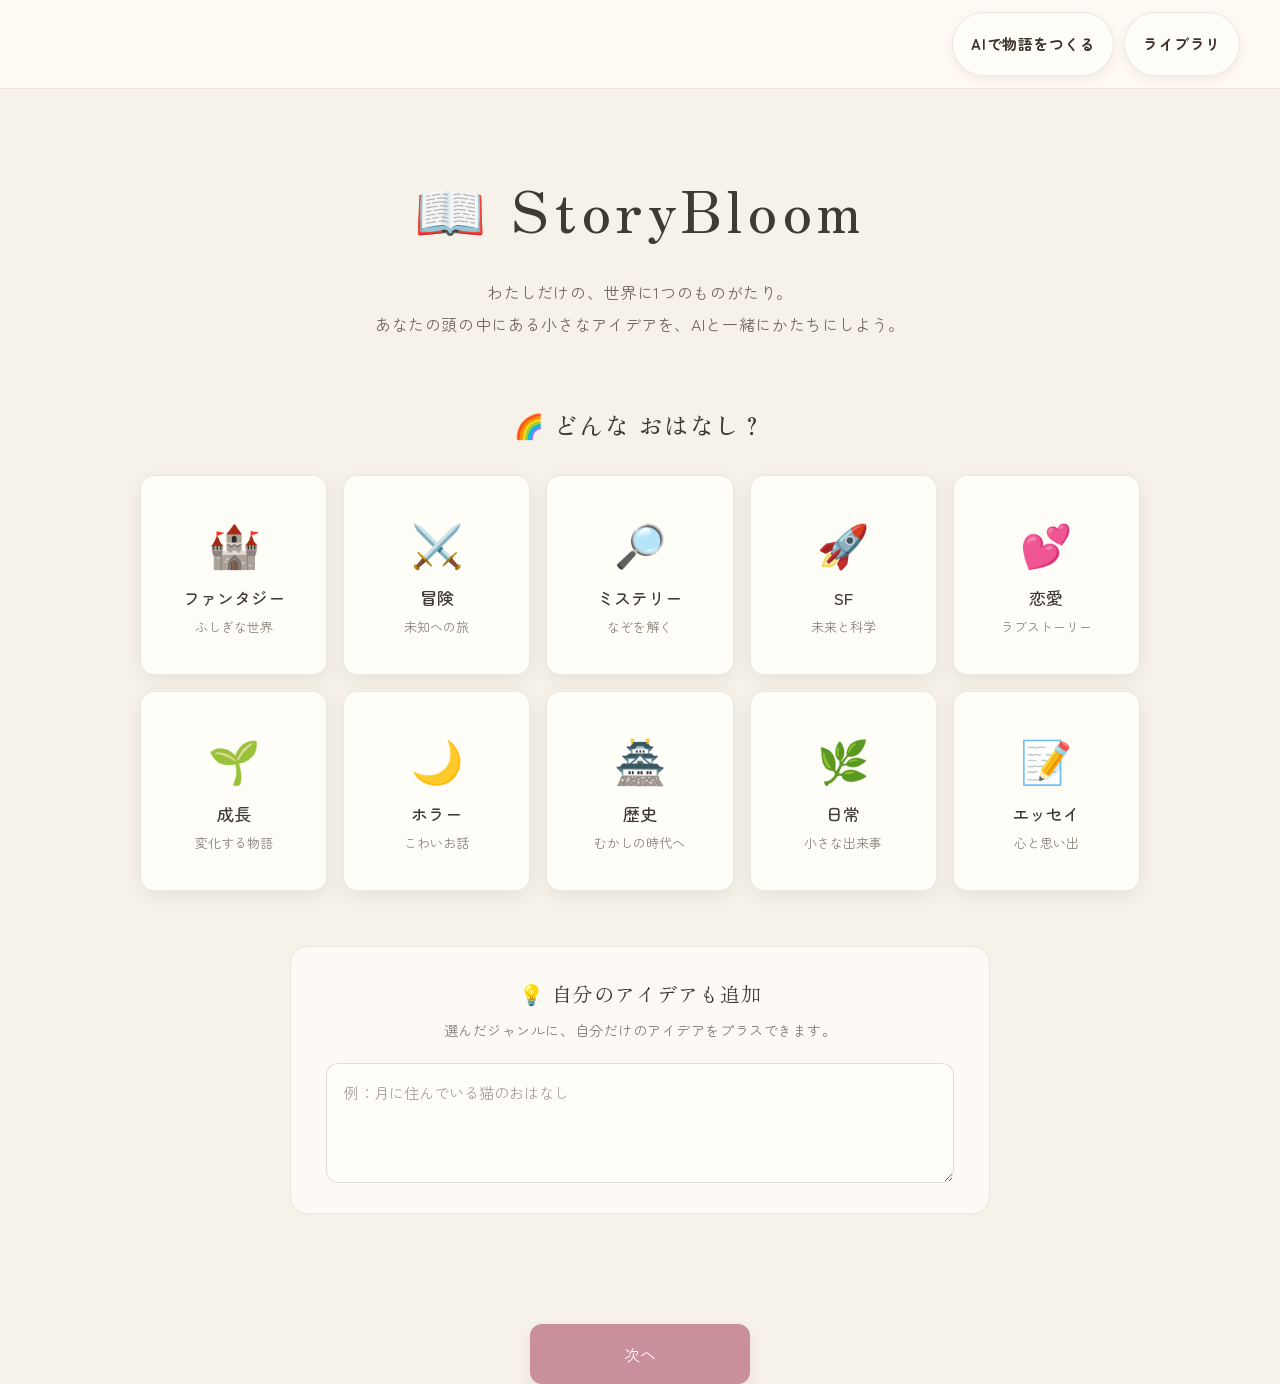
<file: index.html>
<!DOCTYPE html>
<html lang="ja">

<head>
    <meta charset="UTF-8">
    <title>StoryBloom</title>

    <link rel="stylesheet" href="style.css">

</head>

<body>

    <h1>📖 StoryBloom</h1>

    <p>わたしだけの、世界に1つのものがたり。
    <br> あなたの頭の中にある小さなアイデアを、AIと一緒にかたちにしよう。</p>

    <h2>🌈 どんな おはなし？</h2>

<div class="top-choices">

    <button class="card">
        <div class="emoji">🏰</div>
        <span>ファンタジー</span>
        <small>ふしぎな世界</small>
    </button>

    <button class="card">
        <div class="emoji">⚔️</div>
        <span>冒険</span>
        <small>未知への旅</small>
    </button>

    <button class="card">
        <div class="emoji">🔎</div>
        <span>ミステリー</span>
        <small>なぞを解く</small>
    </button>

    <button class="card">
        <div class="emoji">🚀</div>
        <span>SF</span>
        <small>未来と科学</small>
    </button>

    <button class="card">
        <div class="emoji">💕</div>
        <span>恋愛</span>
        <small>ラブストーリー</small>
    </button>

    <button class="card">
        <div class="emoji">🌱</div>
        <span>成長</span>
        <small>変化する物語</small>
    </button>

    <button class="card">
        <div class="emoji">🌙</div>
        <span>ホラー</span>
        <small>こわいお話</small>
    </button>

    <button class="card">
        <div class="emoji">🏯</div>
        <span>歴史</span>
        <small>むかしの時代へ</small>
    </button>

    <button class="card">
        <div class="emoji">🌿</div>
        <span>日常</span>
        <small>小さな出来事</small>
    </button>

    <button class="card">
        <div class="emoji">📝</div>
        <span>エッセイ</span>
        <small>心と思い出</small>
    </button>

</div>

<div class="custom-idea">

    <div class="custom-idea-title">
        💡 自分のアイデアも追加
    </div>

    <p>
        選んだジャンルに、自分だけのアイデアをプラスできます。
    </p>

    <textarea
    id="customIdea"
    placeholder="例：月に住んでいる猫のおはなし"></textarea>

</div>

<button class="next-button" id="nextButton">
    次へ
</button>

<script src="utils.js"></script>
<script src="script.js"></script>

</body>

</html>
</file>
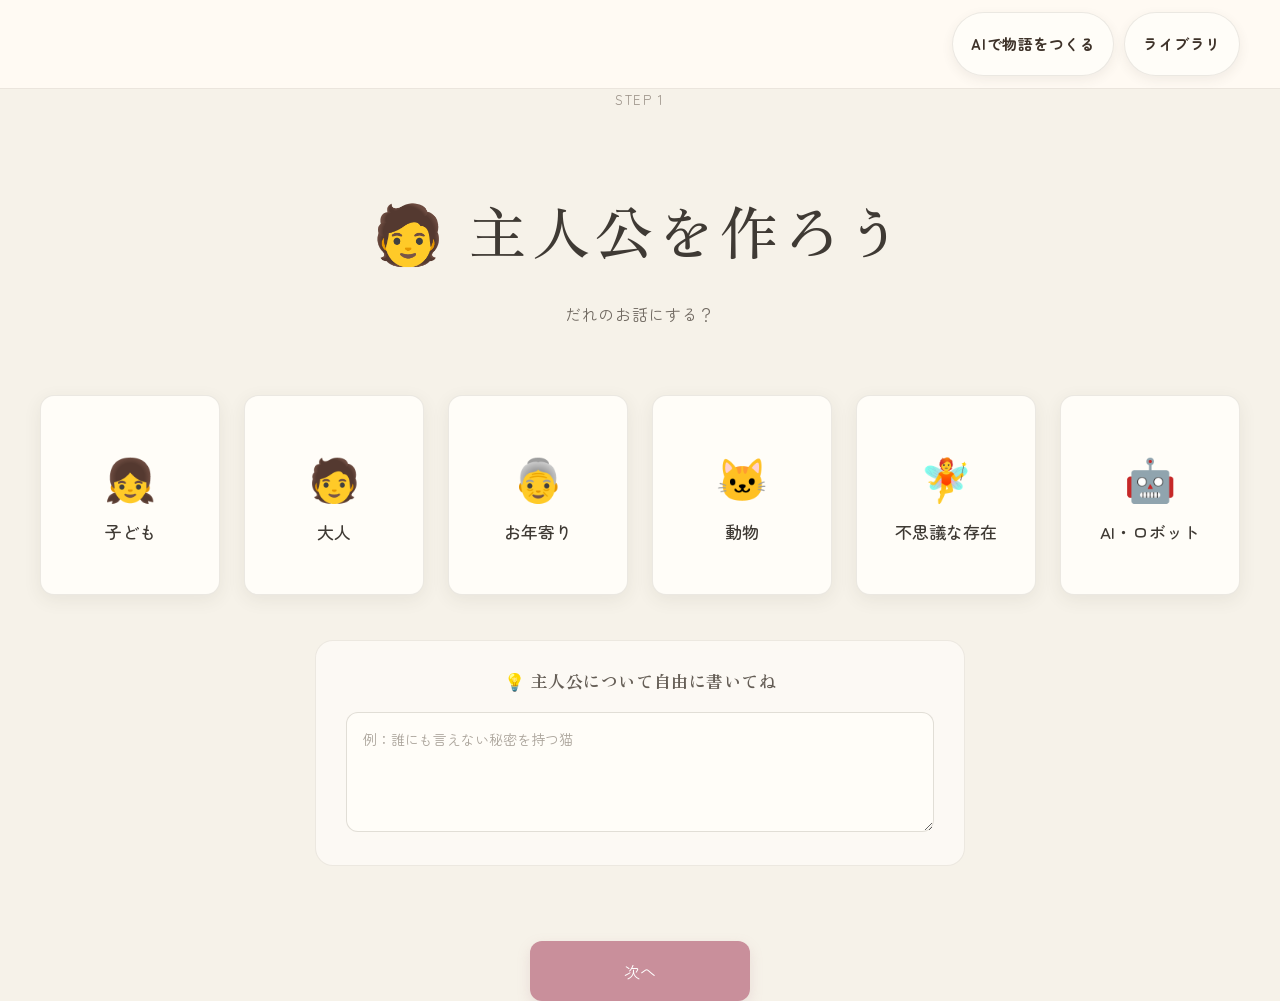
<file: character.html>
<!DOCTYPE html>
<html lang="ja">

<head>

<meta charset="UTF-8">

<meta name="viewport" content="width=device-width, initial-scale=1.0">

<title>StoryBloom - 主人公づくり</title>

<link rel="stylesheet" href="style.css">

</head>


<body>


<div class="step-label">
    STEP 1
</div>

<h1>🧑 主人公を作ろう</h1>

<p>
だれのお話にする？
</p>


<div class="choices">


<button class="card">

<div class="emoji">👧</div>

<span>子ども</span>

</button>


<button class="card">

<div class="emoji">🧑</div>

<span>大人</span>

</button>


<button class="card">

<div class="emoji">👵</div>

<span>お年寄り</span>

</button>


<button class="card">

<div class="emoji">🐱</div>

<span>動物</span>

</button>


<button class="card">

<div class="emoji">🧚</div>

<span>不思議な存在</span>

</button>


<button class="card">

<div class="emoji">🤖</div>

<span>AI・ロボット</span>

</button>


</div>



<div class="idea-box">


<p>
💡 主人公について自由に書いてね
</p>


<textarea 
id="characterIdea"
placeholder="例：誰にも言えない秘密を持つ猫"></textarea>


</div>



<button class="next-button" id="characterNext">

次へ

</button>



<script src="utils.js"></script>
<script src="character.js"></script>


</body>

</html>
</file>
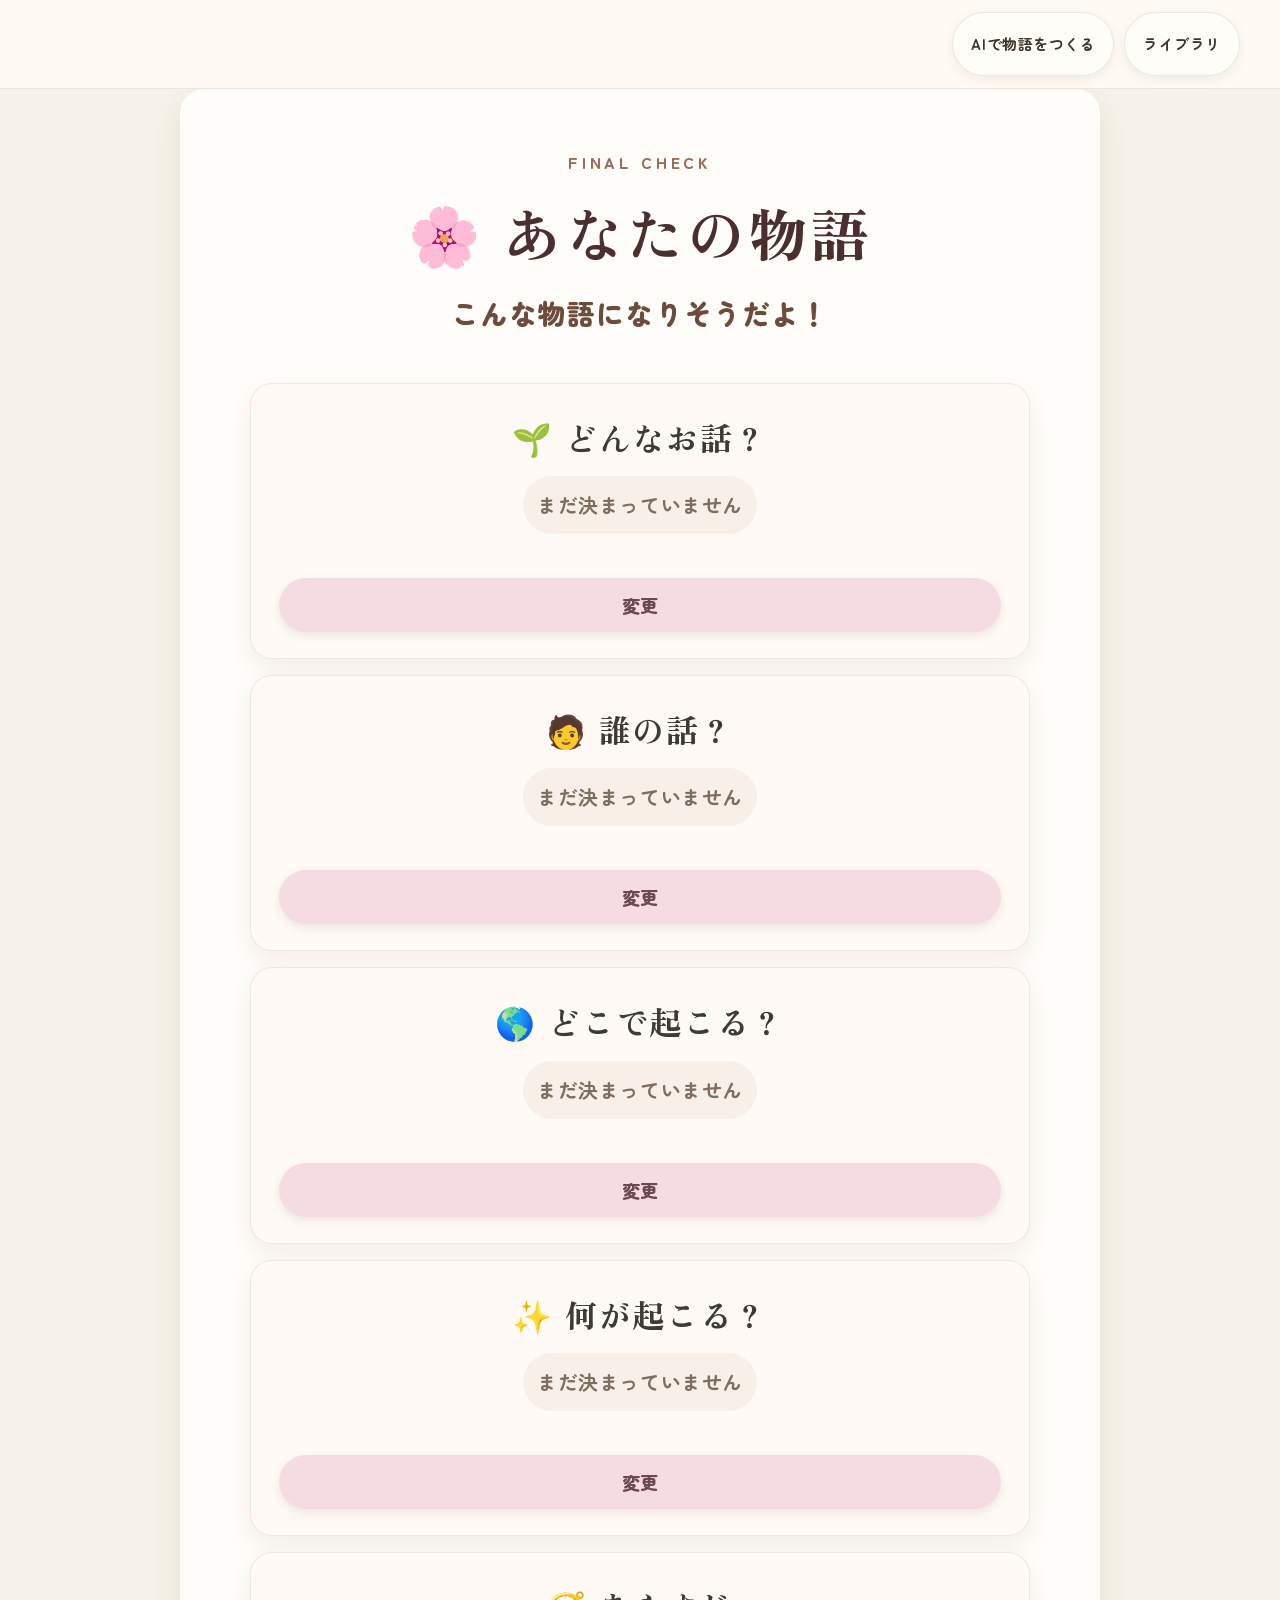
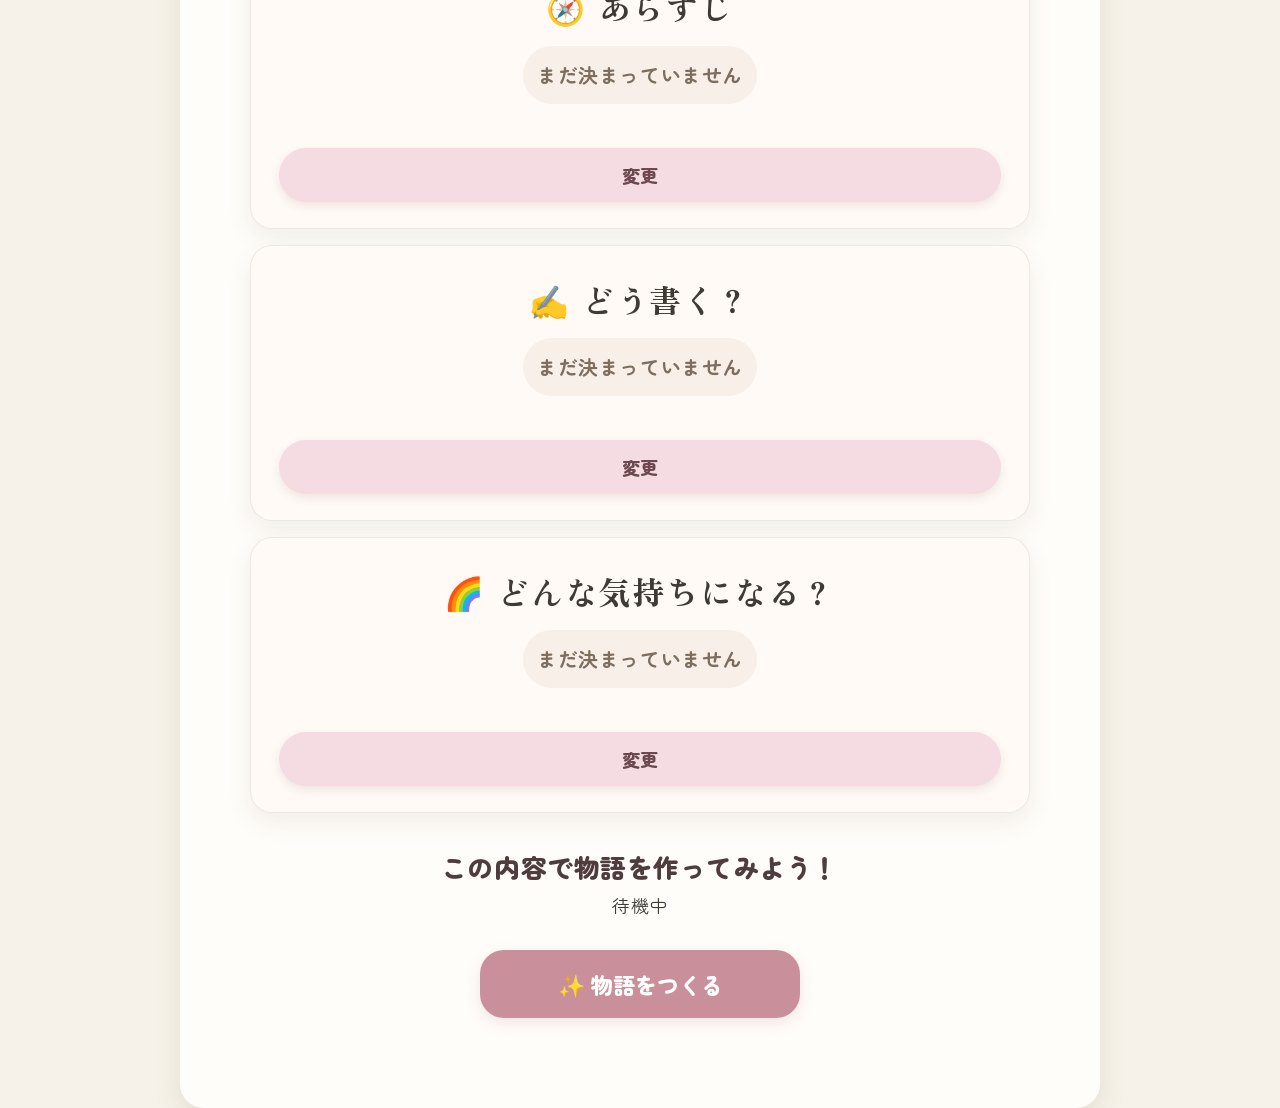
<file: confirm.html>
<!DOCTYPE html>
<html lang="ja">

<head>
    <meta charset="UTF-8">

    <meta name="viewport" content="width=device-width, initial-scale=1.0">

    <title>StoryBloom - 物語の確認</title>

    <link rel="stylesheet" href="style.css?v=20260811b">
</head>

<body>

    <main class="step-page confirm-page">

        <div class="step-label">
            FINAL CHECK
        </div>

        <h1>🌸 あなたの物語</h1>

        <p class="step-description">
            こんな物語になりそうだよ！
        </p>


        <div class="summary">


            <!-- STEP 1 -->

            <div class="summary-item">

                <div class="summary-content">
                    <h2>🌱 どんなお話？</h2>

                    <p id="summaryGenre" class="summary-value-text">
                        まだ決まっていません
                    </p>
                </div>

                <button class="edit-button" data-page="index.html">
                    変更
                </button>

            </div>

            <!-- STEP 2 -->

            <div class="summary-item">

                <div class="summary-content">
                    <h2>🧑 誰の話？</h2>

                    <p id="summaryCharacter" class="summary-value-text">
                        まだ決まっていません
                    </p>
                </div>

                <button class="edit-button" data-page="character.html">
                    変更
                </button>

            </div>

            <!-- STEP 3 -->

            <div class="summary-item">

                <div class="summary-content">
                    <h2>🌎 どこで起こる？</h2>

                    <p id="summaryWorld" class="summary-value-text">
                        まだ決まっていません
                    </p>
                </div>

                <button class="edit-button" data-page="world.html">
                    変更
                </button>

            </div>

            <!-- STEP 4 -->

            <div class="summary-item">

                <div class="summary-content">
                    <h2>✨ 何が起こる？</h2>

                    <p id="summaryElements" class="summary-value-text">
                        まだ決まっていません
                    </p>
                </div>

                <button class="edit-button" data-page="elements.html">
                    変更
                </button>

            </div>

            <!-- STEP 5 -->

            <div class="summary-item">

                <div class="summary-content">
                    <h2>🧭 あらすじ</h2>

                    <p id="summaryStoryLogline" class="summary-value-text">
                        まだ決まっていません
                    </p>
                    <p id="summaryStoryPlot" class="summary-idea summary-value-text"></p>
                </div>

                <button class="edit-button" data-page="plot.html">
                    変更
                </button>

            </div>

            <!-- STEP 6 -->

            <div class="summary-item">

                <div class="summary-content">
                    <h2>✍️ どう書く？</h2>

                    <p id="summaryStyle" class="summary-value-text">
                        まだ決まっていません
                    </p>

                    <p id="summaryStyleIdea" class="summary-idea summary-value-text"></p>
                </div>

                <button class="edit-button" data-page="style.html">
                    変更
                </button>

            </div>

            <!-- STEP 7 -->

            <div class="summary-item">

                <div class="summary-content">
                    <h2>🌈 どんな気持ちになる？</h2>

                    <p id="summaryMood" class="summary-value-text">
                        まだ決まっていません
                    </p>
                </div>

                <button class="edit-button" data-page="mood.html">
                    変更
                </button>

            </div>


        </div>


        <p class="confirm-message">
            この内容で物語を作ってみよう！
        </p>

        <div class="progress-box" aria-live="polite">
            <div class="progress-bar" id="generationProgressBar" style="width: 0%"></div>
        </div>
        <div class="progress-label" id="generationProgressLabel">待機中</div>

        <button class="next-button" id="createButton">
            ✨ 物語をつくる
        </button>

    </main>


    <script src="utils.js"></script>
    <script src="confirm.js"></script>

</body>

</html>
</file>
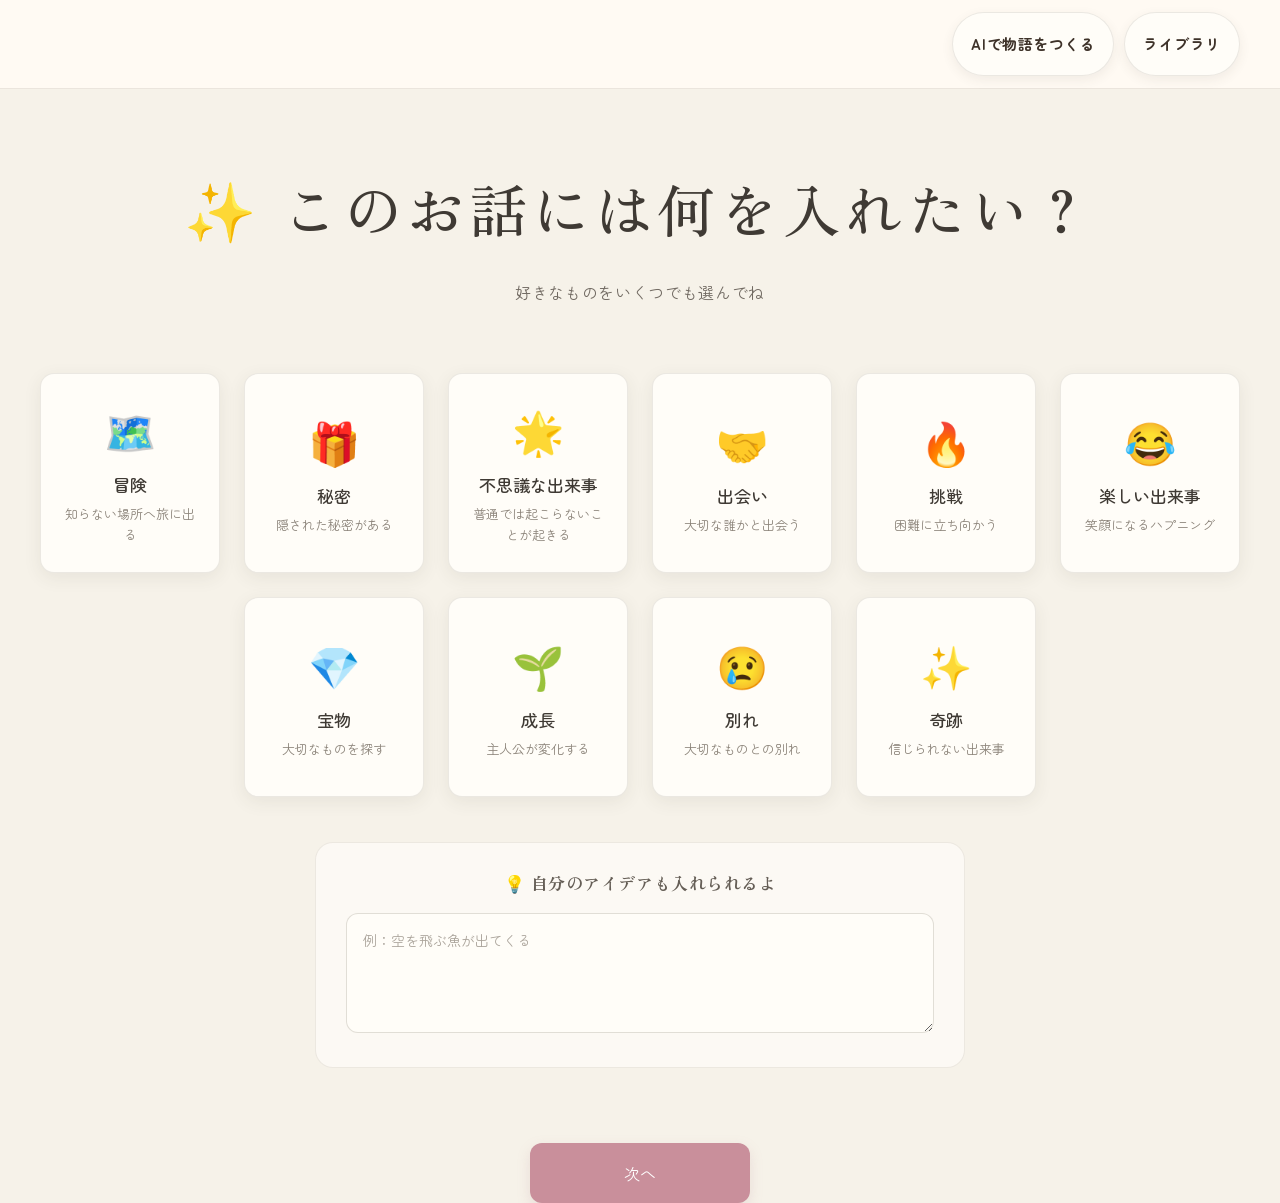
<file: elements.html>
<!DOCTYPE html>
<html lang="ja">

<head>

    <meta charset="UTF-8">

    <meta name="viewport" content="width=device-width, initial-scale=1.0">

    <title>StoryBloom - 物語の要素</title>

    <link rel="stylesheet" href="style.css">

</head>


<body>

    <h1>✨ このお話には何を入れたい？</h1>

    <p>
        好きなものをいくつでも選んでね
    </p>


    <div class="choices">


        <button class="card">

            <div class="emoji">🗺️</div>

            <span>冒険</span>

            <small>知らない場所へ旅に出る</small>

        </button>


        <button class="card">

            <div class="emoji">🎁</div>

            <span>秘密</span>

            <small>隠された秘密がある</small>

        </button>


        <button class="card">

            <div class="emoji">🌟</div>

            <span>不思議な出来事</span>

            <small>普通では起こらないことが起きる</small>

        </button>


        <button class="card">

            <div class="emoji">🤝</div>

            <span>出会い</span>

            <small>大切な誰かと出会う</small>

        </button>


        <button class="card">

            <div class="emoji">🔥</div>

            <span>挑戦</span>

            <small>困難に立ち向かう</small>

        </button>


        <button class="card">

            <div class="emoji">😂</div>

            <span>楽しい出来事</span>

            <small>笑顔になるハプニング</small>

        </button>


        <button class="card">

            <div class="emoji">💎</div>

            <span>宝物</span>

            <small>大切なものを探す</small>

        </button>


        <button class="card">

            <div class="emoji">🌱</div>

            <span>成長</span>

            <small>主人公が変化する</small>

        </button>


        <button class="card">

            <div class="emoji">😢</div>

            <span>別れ</span>

            <small>大切なものとの別れ</small>

        </button>


        <button class="card">

            <div class="emoji">✨</div>

            <span>奇跡</span>

            <small>信じられない出来事</small>

        </button>


    </div>


    <div class="idea-box">

        <p>💡 自分のアイデアも入れられるよ</p>

        <textarea
            id="elementIdea"
            placeholder="例：空を飛ぶ魚が出てくる"></textarea>

    </div>


    <button class="next-button" id="elementNext">
        次へ
    </button>


    <script src="utils.js"></script>
    <script src="elements.js"></script>

</body>

</html>
</file>
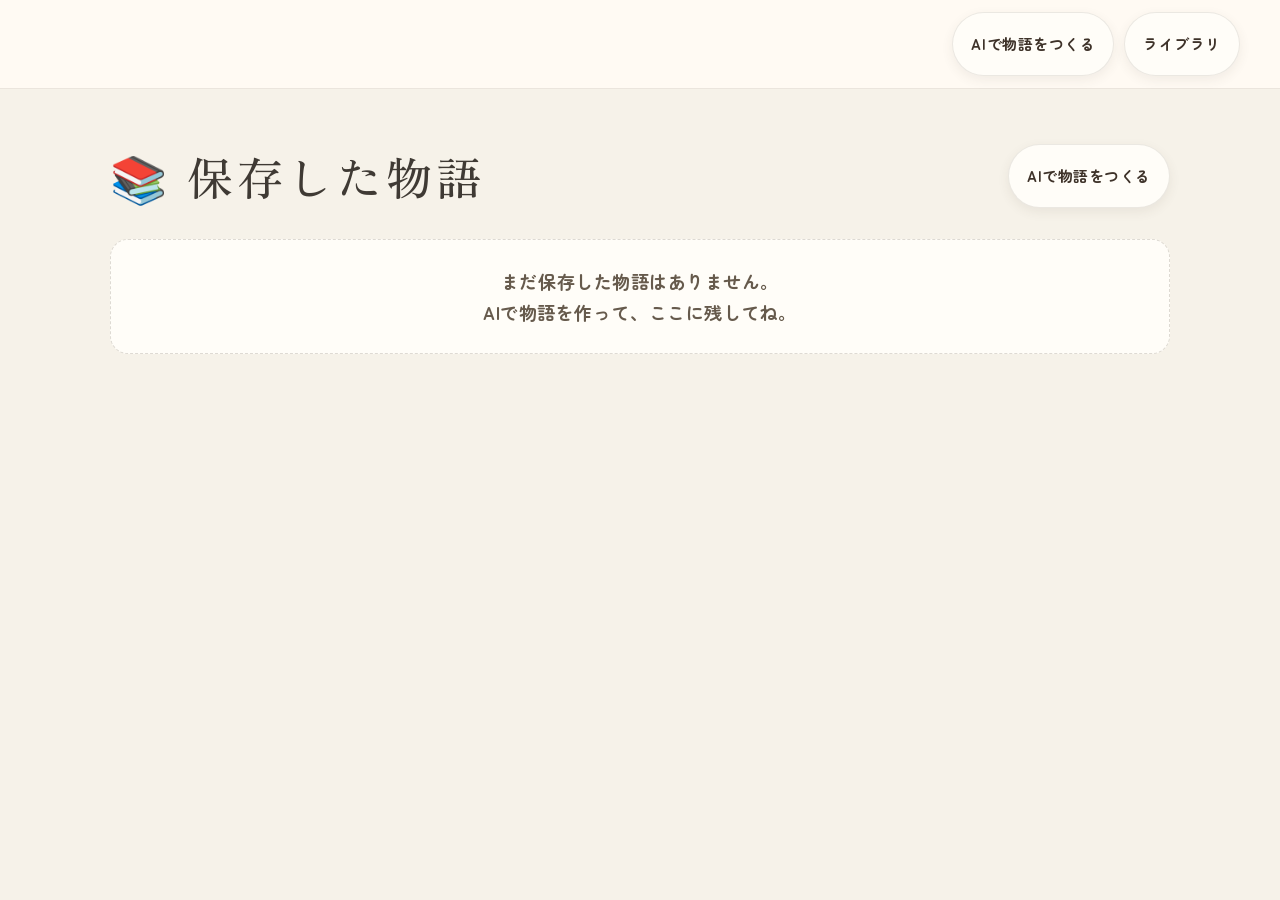
<file: library.html>
<!DOCTYPE html>
<html lang="ja">

<head>
    <meta charset="UTF-8">
    <meta name="viewport" content="width=device-width, initial-scale=1.0">
    <title>StoryBloom - ライブラリ</title>
    <link rel="stylesheet" href="style.css">
</head>

<body>
    <main class="library-page">
        <div class="library-page-header">
            <h1>📚 保存した物語</h1>
            <a href="index.html" class="nav-link">AIで物語をつくる</a>
        </div>

        <div id="libraryList" class="library-grid"></div>
    </main>

    <script src="utils.js"></script>
    <script src="library.js"></script>
</body>

</html>
</file>
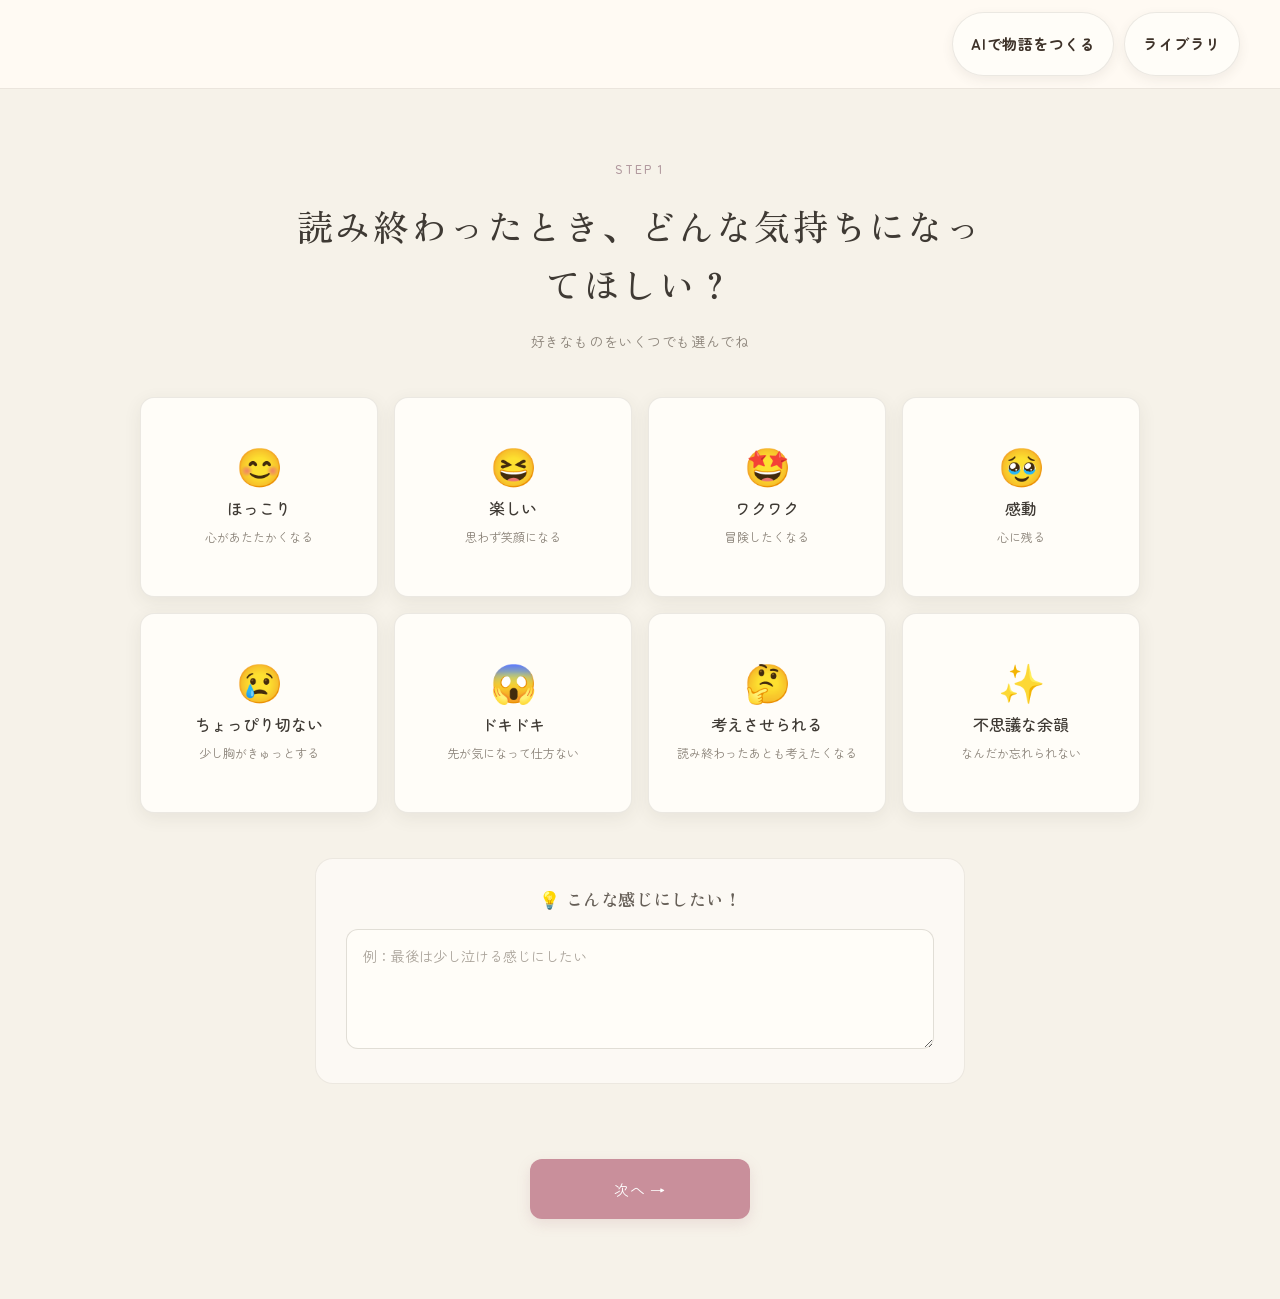
<file: mood.html>
<!DOCTYPE html>
<html lang="ja">

<head>
    <meta charset="UTF-8">

    <meta name="viewport" content="width=device-width, initial-scale=1.0">

    <title>StoryBloom - 読後感</title>

    <link rel="stylesheet" href="style.css">
</head>

<body>

    <main class="step-page">

        <div class="step-label">
            STEP 1
        </div>

        <h1>読み終わったとき、どんな気持ちになってほしい？</h1>

        <p class="step-description">
            好きなものをいくつでも選んでね
        </p>


        <div class="choices">

            <button class="card">
                <div class="emoji">😊</div>
                <span>ほっこり</span>
                <small>心があたたかくなる</small>
            </button>

            <button class="card">
                <div class="emoji">😆</div>
                <span>楽しい</span>
                <small>思わず笑顔になる</small>
            </button>

            <button class="card">
                <div class="emoji">🤩</div>
                <span>ワクワク</span>
                <small>冒険したくなる</small>
            </button>

            <button class="card">
                <div class="emoji">🥹</div>
                <span>感動</span>
                <small>心に残る</small>
            </button>

            <button class="card">
                <div class="emoji">😢</div>
                <span>ちょっぴり切ない</span>
                <small>少し胸がきゅっとする</small>
            </button>

            <button class="card">
                <div class="emoji">😱</div>
                <span>ドキドキ</span>
                <small>先が気になって仕方ない</small>
            </button>

            <button class="card">
                <div class="emoji">🤔</div>
                <span>考えさせられる</span>
                <small>読み終わったあとも考えたくなる</small>
            </button>

            <button class="card">
                <div class="emoji">✨</div>
                <span>不思議な余韻</span>
                <small>なんだか忘れられない</small>
            </button>

        </div>


        <div class="idea-box">

            <p>💡 こんな感じにしたい！</p>

            <textarea
                id="moodIdea"
                placeholder="例：最後は少し泣ける感じにしたい"></textarea>

        </div>


        <div class="step-navigation">

            <button class="next-button" id="moodNext">
                次へ →
            </button>

        </div>

    </main>


    <script src="utils.js"></script>
    <script src="mood.js"></script>

</body>

</html>
</file>
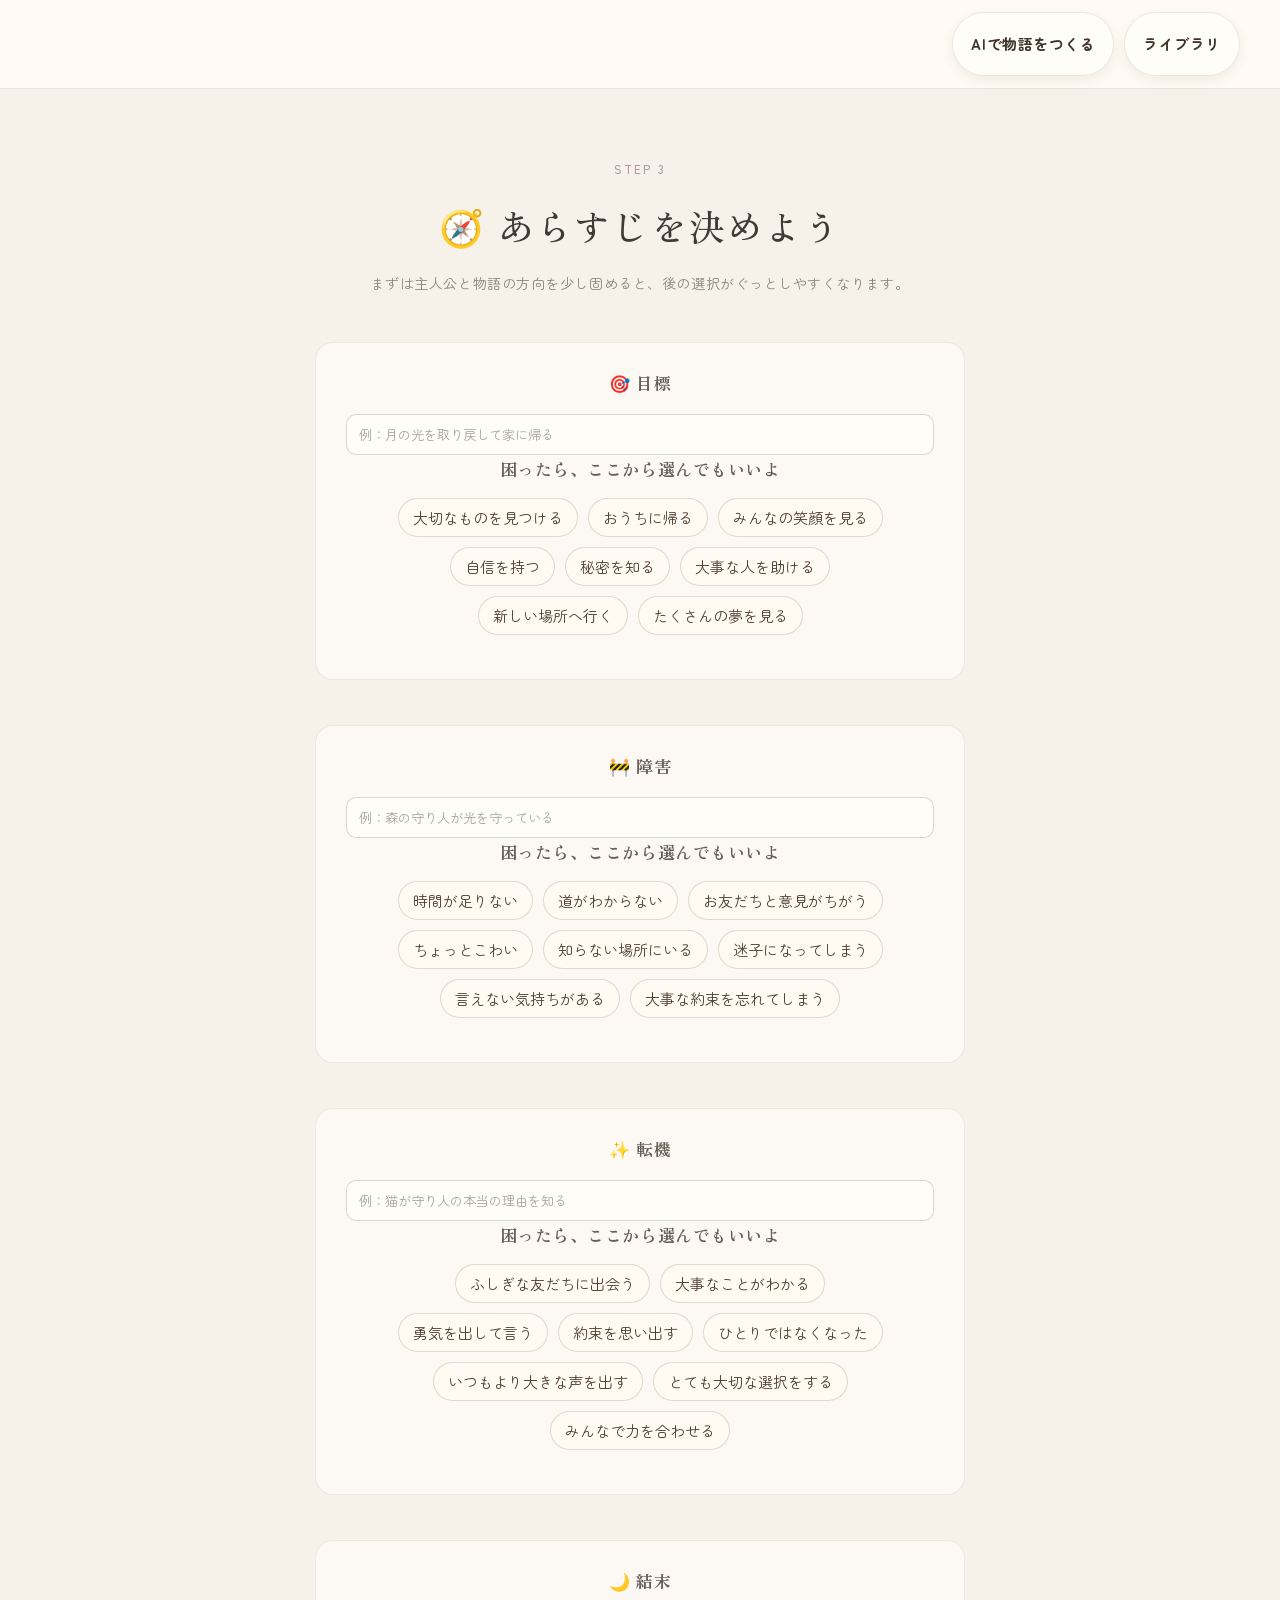
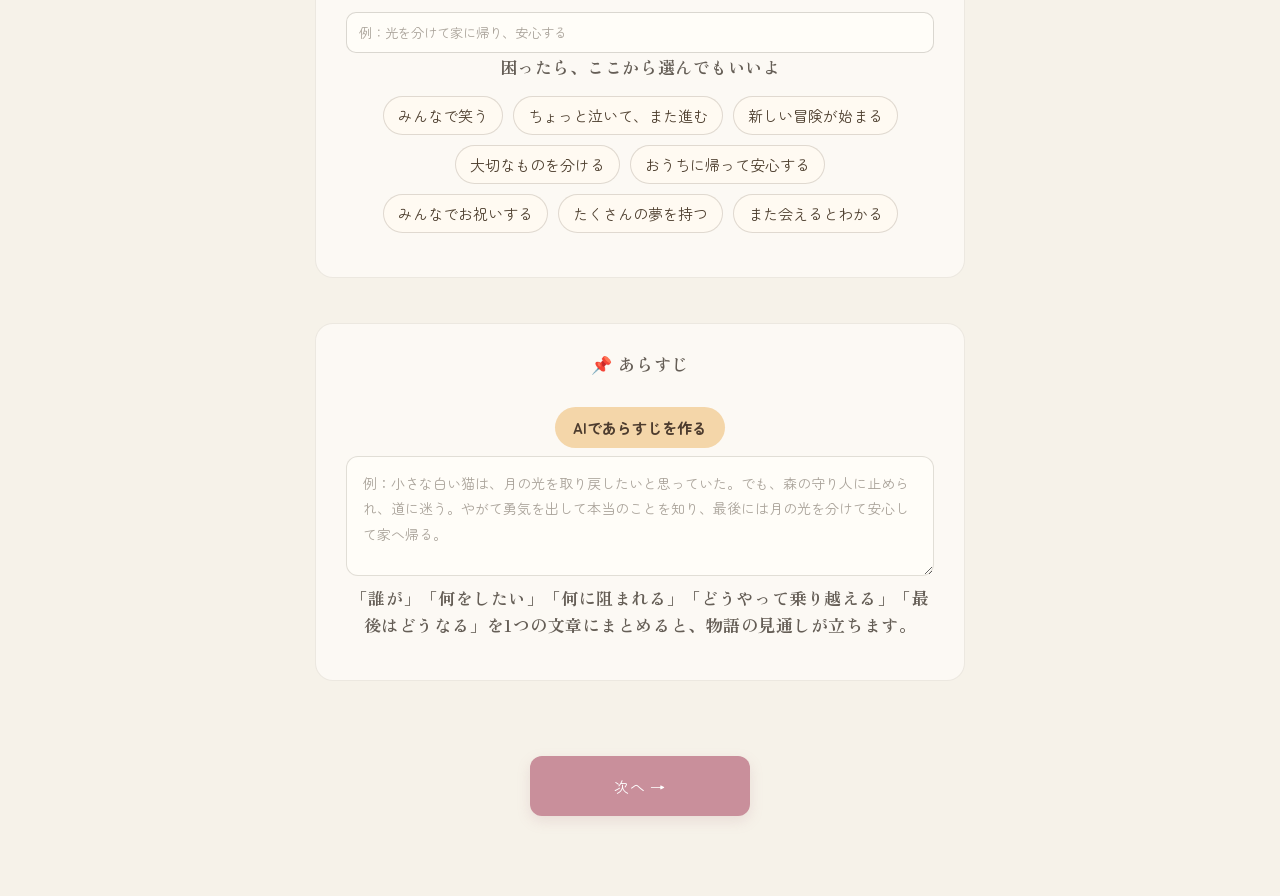
<file: plot.html>
<!DOCTYPE html>
<html lang="ja">

<head>
    <meta charset="UTF-8">
    <meta name="viewport" content="width=device-width, initial-scale=1.0">
    <title>StoryBloom - あらすじ</title>
    <link rel="stylesheet" href="style.css">
</head>

<body>

    <main class="step-page">

        <div class="step-label">
            STEP 3
        </div>

        <h1>🧭 あらすじを決めよう</h1>

        <p class="step-description">
            まずは主人公と物語の方向を少し固めると、後の選択がぐっとしやすくなります。
        </p>

        <div class="idea-box">
            <p>🎯 目標</p>
            <input id="storyGoal" type="text" placeholder="例：月の光を取り戻して家に帰る" style="width:100%; box-sizing:border-box; padding:10px 12px; border-radius:10px; border:1px solid rgba(73,60,47,0.2);">
            <p class="helper-text">困ったら、ここから選んでもいいよ</p>
            <div class="prompt-choice-group">
                <button type="button" class="prompt-choice" data-fill-for="storyGoal">大切なものを見つける</button>
                <button type="button" class="prompt-choice" data-fill-for="storyGoal">おうちに帰る</button>
                <button type="button" class="prompt-choice" data-fill-for="storyGoal">みんなの笑顔を見る</button>
                <button type="button" class="prompt-choice" data-fill-for="storyGoal">自信を持つ</button>
                <button type="button" class="prompt-choice" data-fill-for="storyGoal">秘密を知る</button>
                <button type="button" class="prompt-choice" data-fill-for="storyGoal">大事な人を助ける</button>
                <button type="button" class="prompt-choice" data-fill-for="storyGoal">新しい場所へ行く</button>
                <button type="button" class="prompt-choice" data-fill-for="storyGoal">たくさんの夢を見る</button>
            </div>
        </div>

        <div class="idea-box">
            <p>🚧 障害</p>
            <input id="storyObstacle" type="text" placeholder="例：森の守り人が光を守っている" style="width:100%; box-sizing:border-box; padding:10px 12px; border-radius:10px; border:1px solid rgba(73,60,47,0.2);">
            <p class="helper-text">困ったら、ここから選んでもいいよ</p>
            <div class="prompt-choice-group">
                <button type="button" class="prompt-choice" data-fill-for="storyObstacle">時間が足りない</button>
                <button type="button" class="prompt-choice" data-fill-for="storyObstacle">道がわからない</button>
                <button type="button" class="prompt-choice" data-fill-for="storyObstacle">お友だちと意見がちがう</button>
                <button type="button" class="prompt-choice" data-fill-for="storyObstacle">ちょっとこわい</button>
                <button type="button" class="prompt-choice" data-fill-for="storyObstacle">知らない場所にいる</button>
                <button type="button" class="prompt-choice" data-fill-for="storyObstacle">迷子になってしまう</button>
                <button type="button" class="prompt-choice" data-fill-for="storyObstacle">言えない気持ちがある</button>
                <button type="button" class="prompt-choice" data-fill-for="storyObstacle">大事な約束を忘れてしまう</button>
            </div>
        </div>

        <div class="idea-box">
            <p>✨ 転機</p>
            <input id="storyTurn" type="text" placeholder="例：猫が守り人の本当の理由を知る" style="width:100%; box-sizing:border-box; padding:10px 12px; border-radius:10px; border:1px solid rgba(73,60,47,0.2);">
            <p class="helper-text">困ったら、ここから選んでもいいよ</p>
            <div class="prompt-choice-group">
                <button type="button" class="prompt-choice" data-fill-for="storyTurn">ふしぎな友だちに出会う</button>
                <button type="button" class="prompt-choice" data-fill-for="storyTurn">大事なことがわかる</button>
                <button type="button" class="prompt-choice" data-fill-for="storyTurn">勇気を出して言う</button>
                <button type="button" class="prompt-choice" data-fill-for="storyTurn">約束を思い出す</button>
                <button type="button" class="prompt-choice" data-fill-for="storyTurn">ひとりではなくなった</button>
                <button type="button" class="prompt-choice" data-fill-for="storyTurn">いつもより大きな声を出す</button>
                <button type="button" class="prompt-choice" data-fill-for="storyTurn">とても大切な選択をする</button>
                <button type="button" class="prompt-choice" data-fill-for="storyTurn">みんなで力を合わせる</button>
            </div>
        </div>

        <div class="idea-box">
            <p>🌙 結末</p>
            <input id="storyEnding" type="text" placeholder="例：光を分けて家に帰り、安心する" style="width:100%; box-sizing:border-box; padding:10px 12px; border-radius:10px; border:1px solid rgba(73,60,47,0.2);">
            <p class="helper-text">困ったら、ここから選んでもいいよ</p>
            <div class="prompt-choice-group">
                <button type="button" class="prompt-choice" data-fill-for="storyEnding">みんなで笑う</button>
                <button type="button" class="prompt-choice" data-fill-for="storyEnding">ちょっと泣いて、また進む</button>
                <button type="button" class="prompt-choice" data-fill-for="storyEnding">新しい冒険が始まる</button>
                <button type="button" class="prompt-choice" data-fill-for="storyEnding">大切なものを分ける</button>
                <button type="button" class="prompt-choice" data-fill-for="storyEnding">おうちに帰って安心する</button>
                <button type="button" class="prompt-choice" data-fill-for="storyEnding">みんなでお祝いする</button>
                <button type="button" class="prompt-choice" data-fill-for="storyEnding">たくさんの夢を持つ</button>
                <button type="button" class="prompt-choice" data-fill-for="storyEnding">また会えるとわかる</button>
            </div>
        </div>

        <div class="idea-box">
            <p>📌 あらすじ</p>
            <button type="button" id="generateLoglineButton" class="secondary-button">AIであらすじを作る</button>
            <textarea id="storyLogline" placeholder="例：小さな白い猫は、月の光を取り戻したいと思っていた。でも、森の守り人に止められ、道に迷う。やがて勇気を出して本当のことを知り、最後には月の光を分けて安心して家へ帰る。"></textarea>
            <p class="helper-text">「誰が」「何をしたい」「何に阻まれる」「どうやって乗り越える」「最後はどうなる」を1つの文章にまとめると、物語の見通しが立ちます。</p>
        </div>

        <div class="step-navigation">
            <button class="next-button" id="plotNext">
                次へ →
            </button>
        </div>

    </main>

    <script src="utils.js"></script>
    <script src="plot.js"></script>

</body>

</html>
</file>
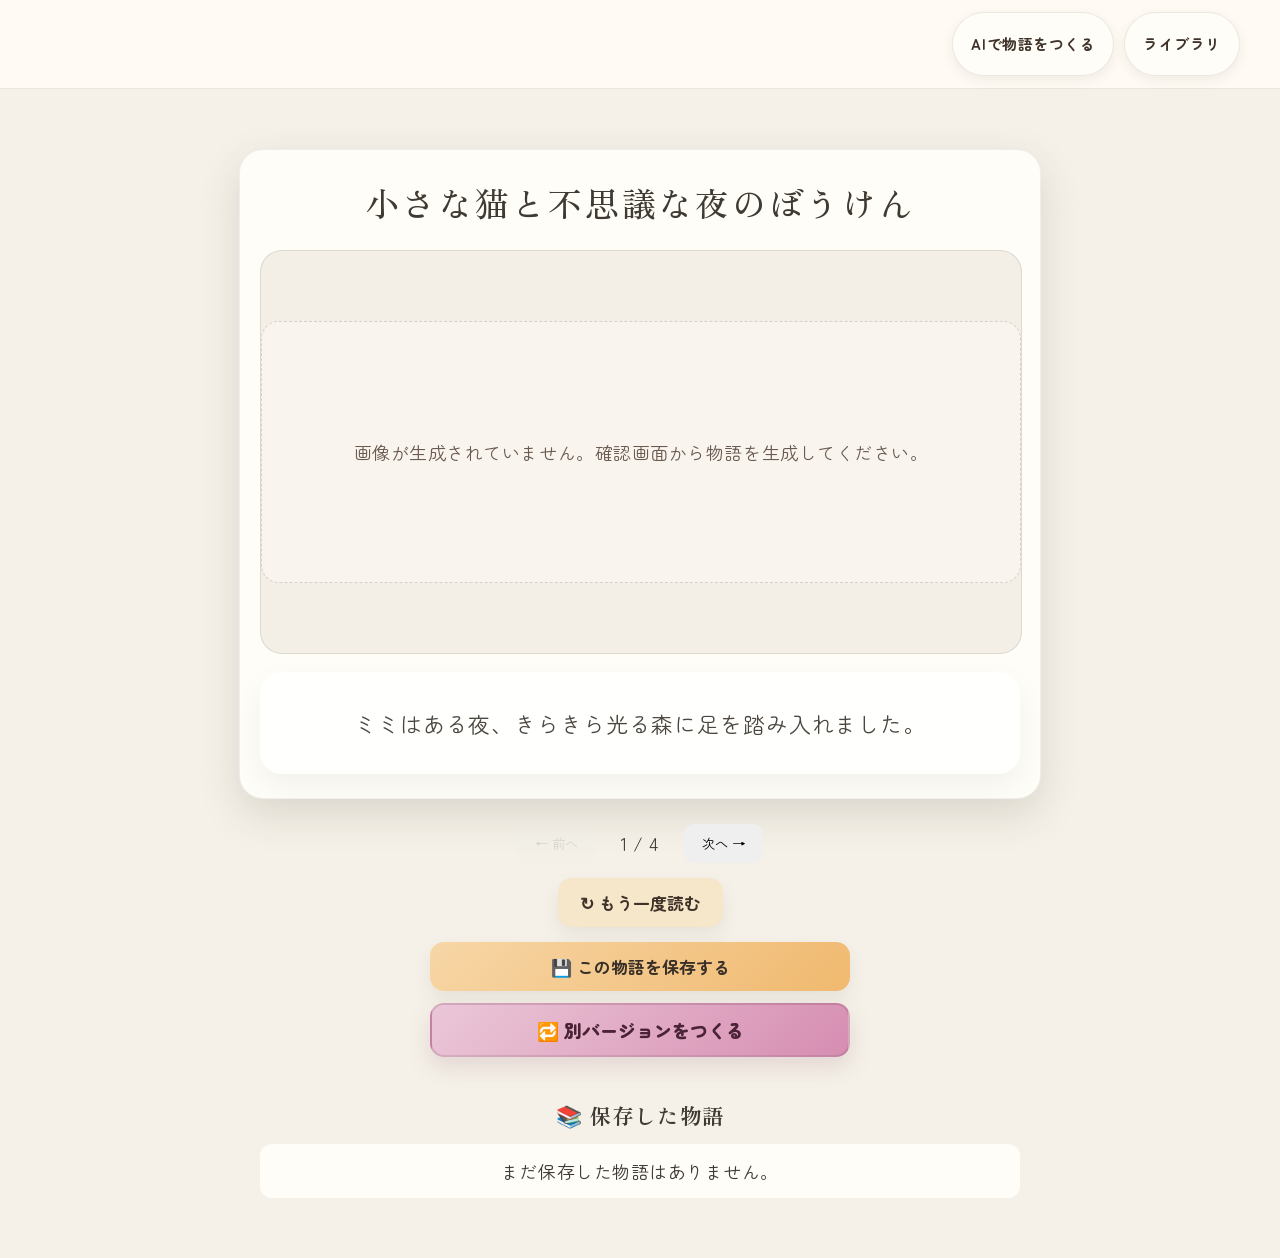
<file: story.html>
<!DOCTYPE html>
<html lang="ja">

<head>
    <meta charset="UTF-8">
    <meta name="viewport" content="width=device-width, initial-scale=1.0">

    <title>StoryBloom - あなたの物語</title>

    <link rel="stylesheet" href="style.css">
</head>

<body>

    <main class="story-page">

        <!-- 作品を表示するページ -->
        <div id="storyCanvas" class="story-canvas">

            <!-- タイトル -->
            <h1 id="storyTitle" class="story-title"></h1>

            <!-- イラスト -->
            <div id="storyImage" class="story-image"></div>

            <!-- 文章 -->
            <div id="storyText" class="story-text"></div>

        </div>


        <!-- ページ移動 -->
        <div class="story-navigation">

            <button id="prevPage">
                ← 前へ
            </button>

            <span id="pageNumber">
                1 / 1
            </span>

            <button id="nextPage">
                次へ →
            </button>

        </div>


        <!-- 最初から読む -->
        <button id="restartButton">
            ↻ もう一度読む
        </button>

        <button id="saveToLibraryButton" class="save-story-button">
            💾 この物語を保存する
        </button>

        <button id="regenerateButton" class="regenerate-story-button" style="margin-top: 12px;">
            🔁 別バージョンをつくる
        </button>

        <div id="storyLibraryPanel" style="margin-top: 20px; width: min(88vw, 760px);">
            <h3 style="margin-bottom: 10px;">📚 保存した物語</h3>
            <div id="storyLibraryList" style="display: flex; flex-direction: column; gap: 8px;"></div>
        </div>

    </main>

    <script src="utils.js"></script>
    <script src="story.js"></script>

</body>

</html>
</file>
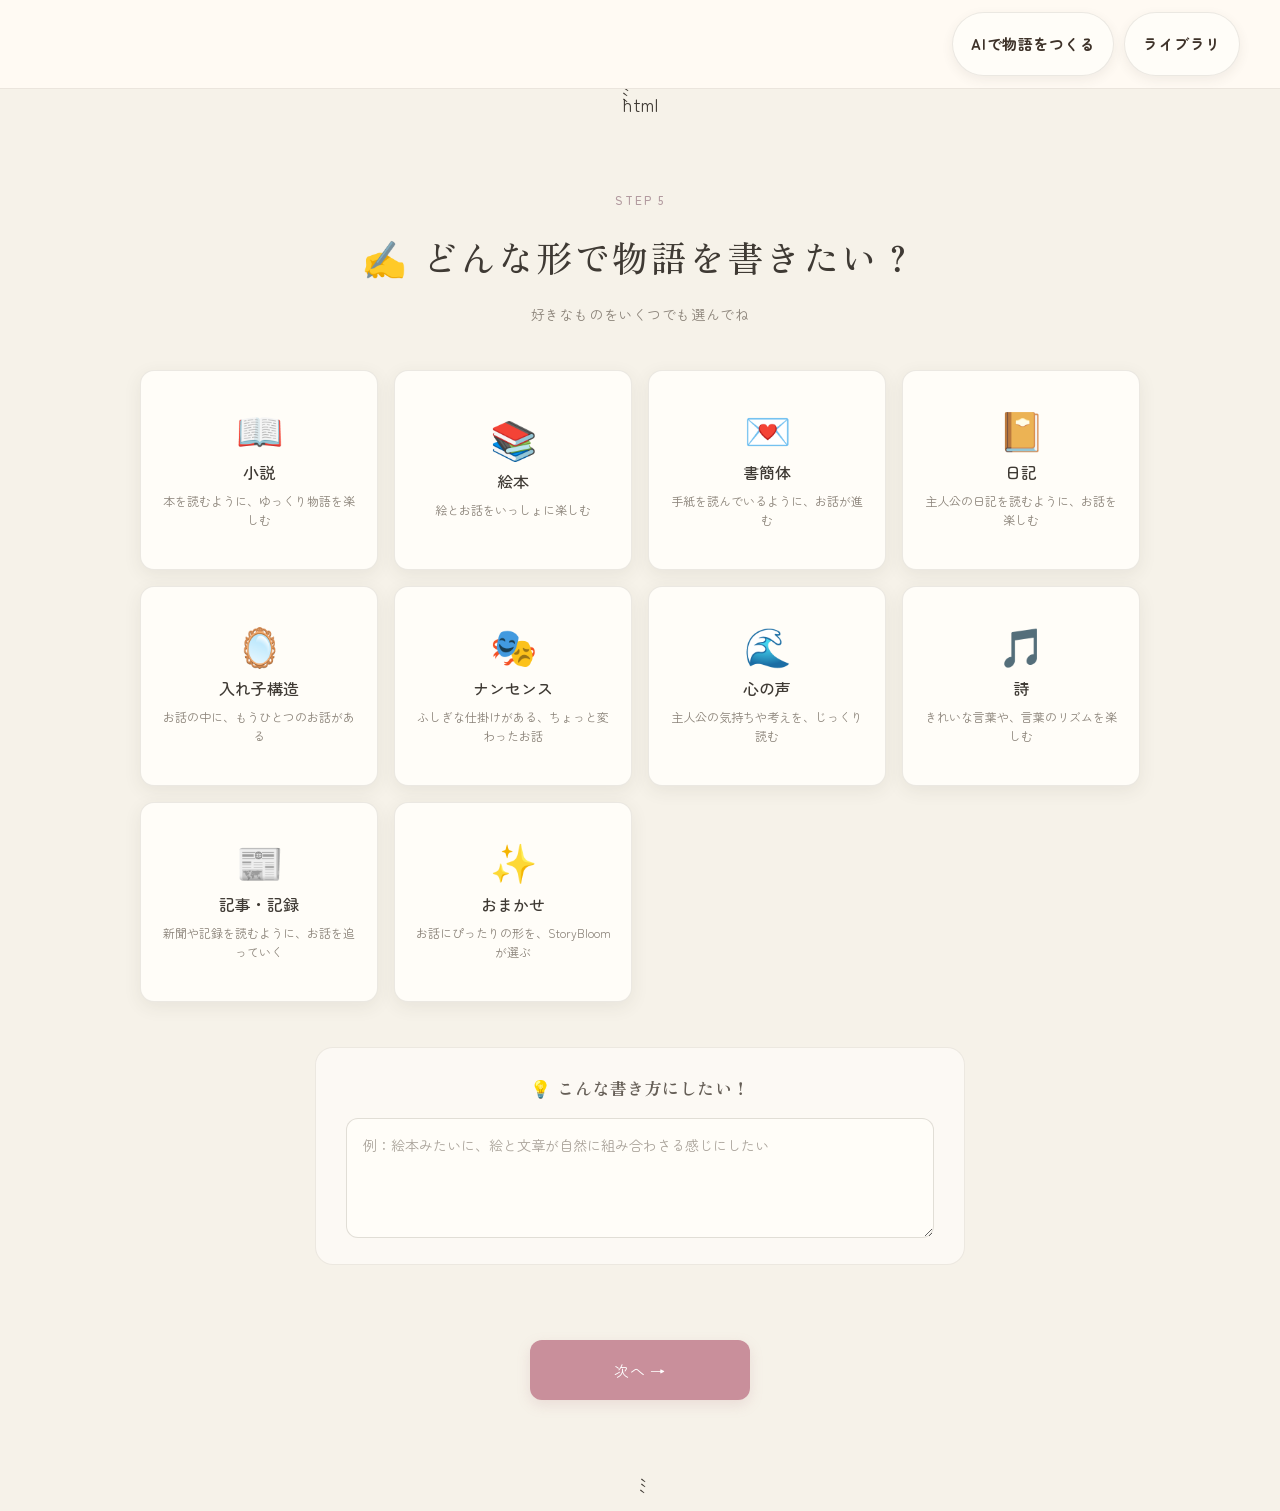
<file: style.html>
```html
<!DOCTYPE html>
<html lang="ja">

<head>
    <meta charset="UTF-8">

    <meta name="viewport" content="width=device-width, initial-scale=1.0">

    <title>StoryBloom - 表現方法</title>

    <link rel="stylesheet" href="style.css">
</head>

<body>

    <main class="step-page">

        <div class="step-label">
            STEP 5
        </div>

        <h1>✍️ どんな形で物語を書きたい？</h1>

        <p class="step-description">
            好きなものをいくつでも選んでね
        </p>


        <div class="choices">

            <button class="card">
                <div class="emoji">📖</div>
                <span>小説</span>
                <small>本を読むように、ゆっくり物語を楽しむ</small>
            </button>

            <button class="card">
                <div class="emoji">📚</div>
                <span>絵本</span>
                <small>絵とお話をいっしょに楽しむ</small>
            </button>

            <button class="card">
                <div class="emoji">💌</div>
                <span>書簡体</span>
                <small>手紙を読んでいるように、お話が進む</small>
            </button>

            <button class="card">
                <div class="emoji">📔</div>
                <span>日記</span>
                <small>主人公の日記を読むように、お話を楽しむ</small>
            </button>

            <button class="card">
                <div class="emoji">🪞</div>
                <span>入れ子構造</span>
                <small>お話の中に、もうひとつのお話がある</small>
            </button>

            <button class="card">
                <div class="emoji">🎭</div>
                <span>ナンセンス</span>
                <small>ふしぎな仕掛けがある、ちょっと変わったお話</small>
            </button>

            <button class="card">
                <div class="emoji">🌊</div>
                <span>心の声</span>
                <small>主人公の気持ちや考えを、じっくり読む</small>
            </button>

            <button class="card">
                <div class="emoji">🎵</div>
                <span>詩</span>
                <small>きれいな言葉や、言葉のリズムを楽しむ</small>
            </button>

            <button class="card">
                <div class="emoji">📰</div>
                <span>記事・記録</span>
                <small>新聞や記録を読むように、お話を追っていく</small>
            </button>

            <button class="card">
                <div class="emoji">✨</div>
                <span>おまかせ</span>
                <small>お話にぴったりの形を、StoryBloomが選ぶ</small>
            </button>

        </div>


        <div class="idea-box">

            <p>💡 こんな書き方にしたい！</p>

            <textarea
                id="styleIdea"
                placeholder="例：絵本みたいに、絵と文章が自然に組み合わさる感じにしたい"></textarea>

        </div>


        <div class="step-navigation">

            <button class="next-button" id="styleNext">
                次へ →
            </button>

        </div>

    </main>


    <script src="utils.js"></script>
    <script src="style.js"></script>

</body>

</html>
```
</file>
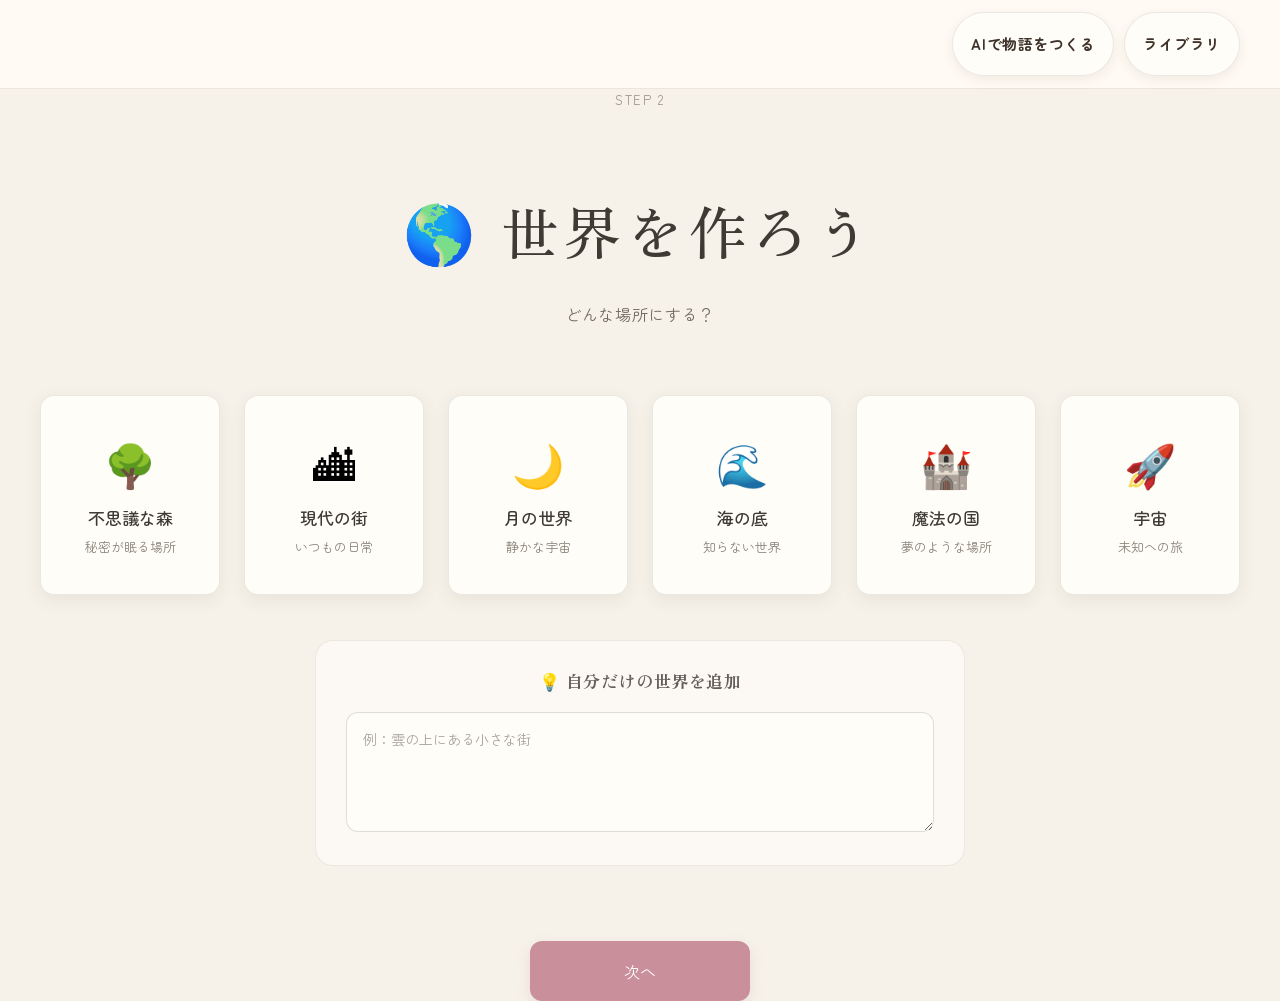
<file: world.html>
<!DOCTYPE html>
<html lang="ja">

<head>
    <meta charset="UTF-8">
    <title>StoryBloom</title>
    <link rel="stylesheet" href="style.css">
</head>

<body>

<div class="step-label">
    STEP 2
</div>

<h1>🌎 世界を作ろう</h1>

<p>どんな場所にする？</p>

<div class="choices">

    <button class="card">
        <div class="emoji">🌳</div>
        <span>不思議な森</span>
        <small>秘密が眠る場所</small>
    </button>


    <button class="card">
        <div class="emoji">🏙</div>
        <span>現代の街</span>
        <small>いつもの日常</small>
    </button>


    <button class="card">
        <div class="emoji">🌙</div>
        <span>月の世界</span>
        <small>静かな宇宙</small>
    </button>


    <button class="card">
        <div class="emoji">🌊</div>
        <span>海の底</span>
        <small>知らない世界</small>
    </button>


    <button class="card">
        <div class="emoji">🏰</div>
        <span>魔法の国</span>
        <small>夢のような場所</small>
    </button>


    <button class="card">
        <div class="emoji">🚀</div>
        <span>宇宙</span>
        <small>未知への旅</small>
    </button>

</div>


<div class="idea-box">

    <p>💡 自分だけの世界を追加</p>

    <textarea 
        id="customWorld"
        placeholder="例：雲の上にある小さな街"></textarea>

</div>


<button class="next-button" id="worldNext">
    次へ
</button>

<script src="utils.js"></script>
<script src="world.js"></script>

</body>

</html>
</file>
<file: style.css>
/* Google Fonts */
@import url('https://fonts.googleapis.com/css2?family=Zen+Maru+Gothic:wght@400;500;700&family=Zen+Old+Mincho:wght@400;500;600;700&display=swap');


body {
    background-color: #fff7ed;
    font-family: "Zen Maru Gothic", "Hiragino Sans", "Yu Gothic", sans-serif;
    text-align: center;
    font-size: 18px;
    line-height: 1.6;
}
.choices {
    display: flex;
    justify-content: center;
    gap: 24px;
    flex-wrap: wrap;
    margin-top: 30px;
}


.card {
    width: 220px;
    height: 200px;

    background-color: white;

    border: none;
    border-radius: 24px;

    cursor: pointer;

    padding: 20px;

    box-shadow: 0 4px 10px rgba(0,0,0,0.08);

    transition: 0.2s;
}


.card:hover {
    transform: translateY(-5px);
}


.emoji {
    font-size: 45px;
    margin-bottom: 10px;
}


.card span {
    display: block;

    font-size: 24px;

    font-weight: bold;
}


.card small {
    display: block;

    font-size: 16px;

    margin-top: 8px;

    color: #555;
}

.next-button {

    margin-top: 40px;

    width: 220px;
    height: 60px;

    border: none;
    border-radius: 30px;

    background-color: #7fbf7f;

    color: white;

    font-size: 24px;

    cursor: pointer;
}

.card.selected {

    transform: scale(1.05);

    border: 4px solid #7fbf7f;

}

.more-choices {
    display: none;
}

.idea-box {

    margin-top: 40px;

}


.idea-box p {

    font-size: 22px;
    font-weight: bold;

}

.helper-text {
    margin: 8px auto 16px;
    max-width: 760px;
    font-size: 16px;
    line-height: 1.6;
    font-weight: 400;
    color: #5f4f3d;
}

.secondary-button {
    display: inline-block;
    margin: 12px auto 8px;
    padding: 10px 18px;
    border: none;
    border-radius: 999px;
    background: #f4d6a9;
    color: #4d3c2e;
    font-size: 15px;
    font-weight: 700;
    cursor: pointer;
}

.prompt-choice-group {
    display: flex;
    flex-wrap: wrap;
    gap: 10px;
    justify-content: center;
    margin: 14px auto 18px;
    width: min(90%, 860px);
}

.prompt-choice {
    border: 1px solid rgba(84, 67, 52, 0.18);
    border-radius: 999px;
    background: #fffaf2;
    color: #4e3f2f;
    padding: 8px 14px;
    font-size: 15px;
    cursor: pointer;
    transition: 0.2s ease;
}

.prompt-choice:hover {
    background: #f4e5c9;
    transform: translateY(-1px);
}

textarea {

    width: 80%;

    height: 120px;

    border-radius: 15px;

    border: 2px solid #ddd;

    padding: 15px;

    font-size: 18px;

    resize: none;

}

/* =========================
   StoryBloom 絵本スタイル
   ========================= */

.top-nav {
    position: sticky;
    top: 0;
    z-index: 50;
    width: 100%;
    background: rgba(255, 250, 244, 0.95);
    border-bottom: 1px solid rgba(90, 80, 65, 0.12);
    backdrop-filter: blur(10px);
}

.top-nav-inner {
    max-width: 1200px;
    margin: 0 auto;
    display: flex;
    justify-content: flex-end;
    align-items: center;
    gap: 10px;
    padding: 12px 20px;
}

.nav-link {
    display: inline-flex;
    align-items: center;
    justify-content: center;
    min-height: 42px;
    padding: 10px 18px;
    border-radius: 999px;
    background: #fffdf8;
    border: 1px solid rgba(90, 80, 65, 0.12);
    color: #3e3229;
    font-size: 15px;
    font-weight: 700;
    text-decoration: none;
    box-shadow: 0 4px 12px rgba(80, 65, 50, 0.08);
}

.story-page {
    min-height: 100vh;

    padding: 60px 20px;

    display: flex;
    flex-direction: column;
    align-items: center;
    justify-content: center;

    background: #f5f1e8;

    font-family: "Zen Maru Gothic", sans-serif;
}


/* 絵本の1ページ */
.story-canvas {
    display: grid;
    grid-template-columns: 1fr;
    grid-template-rows: auto minmax(0, 1fr) auto;
    gap: 18px;

    width: min(88vw, 760px);
    min-height: 600px;

    background: #fffdf8;

    border-radius: 24px;

    box-shadow:
        0 15px 40px rgba(70, 60, 45, 0.15);

    overflow: hidden;

    border: 1px solid rgba(80, 70, 50, 0.08);
    padding: 24px 20px;
}


/* タイトル */
.story-title {
    position: relative;

    margin: 0 auto;

    width: 100%;

    text-align: center;

    font-family: "Zen Old Mincho", serif;

    font-size: 34px;
    font-weight: 500;

    letter-spacing: 0.08em;

    color: #3f3a32;
}


/* イラスト */
.story-image {
    position: relative;

    width: 100%;
    min-height: 320px;
    max-height: 420px;
    min-width: 0;

    display: flex;
    align-items: center;
    justify-content: center;

    text-align: center;

    line-height: 1;

    overflow: hidden;
    border-radius: 22px;
    background: #f3efe6;
    border: 1px solid rgba(130, 110, 90, 0.18);
}

.story-image img {
    width: 100%;
    height: 100%;
    max-height: 420px;
    object-fit: contain;
    display: block;
    background: #f3efe6;
    border-radius: 18px;
}

.story-image div,
.story-image-placeholder {
    font-size: 18px;
    padding: 20px;
    color: #6a5a50;
    line-height: 1.7;
}

.story-image-placeholder {
    width: 100%;
    min-height: 220px;
    display: flex;
    align-items: center;
    justify-content: center;
    background: #f9f5ee;
    border: 1px dashed rgba(120, 100, 80, 0.25);
    border-radius: 18px;
}


/* 文章 */
.story-text {
    position: relative;

    margin: 0 auto;

    width: 100%;
    min-width: 0;
    box-sizing: border-box;

    text-align: center;

    font-family: "Zen Maru Gothic", sans-serif;

    font-size: 22px;

    line-height: 2.1;

    letter-spacing: 0.04em;

    color: #4b463e;
    padding: 28px 24px;
    background: rgba(255, 255, 255, 0.9);
    border-radius: 22px;
    box-shadow: 0 12px 30px rgba(0, 0, 0, 0.05);
    white-space: pre-wrap;
    overflow-wrap: anywhere;
    word-break: break-word;
}

.story-plain-layout .story-text {
    text-align: left;
    padding: 30px 28px;
    min-height: 240px;
    width: min(100%, 760px);
    margin: 0 auto;
    display: block;
    box-sizing: border-box;
}

.story-plain-layout .story-canvas {
    width: min(88vw, 900px);
    display: flex;
    flex-direction: column;
    align-items: stretch;
    gap: 18px;
}

.poem-text p {
    margin: 0.2em 0;
    overflow-wrap: anywhere;
    word-break: break-word;
}


/* ページ移動 */
.story-navigation {
    display: flex;
    align-items: center;
    gap: 25px;

    margin-top: 25px;
}


.story-navigation button {
    padding: 10px 18px;

    border: none;
    border-radius: 10px;

    cursor: pointer;
}


.story-navigation button:disabled {
    opacity: 0.4;
    cursor: default;
}


/* もう一度読む */
#restartButton,
.save-story-button,
.library-button,
.delete-library-button,
.regenerate-story-button {
    margin-top: 15px;
    padding: 12px 22px;
    border: none;
    border-radius: 14px;
    cursor: pointer;
    font-size: 17px;
    font-weight: 700;
    box-shadow: 0 8px 18px rgba(80, 70, 55, 0.08);
}

#restartButton {
    background: #f6e6ca;
    color: #3e3229;
}

.regenerate-story-button {
    background: linear-gradient(135deg, #ebc7d8, #d68db1);
    color: #4b2336;
    border: 2px solid rgba(105, 58, 79, 0.18);
    width: min(72vw, 420px);
    font-size: 18px;
    font-weight: 900;
    box-shadow: 0 10px 22px rgba(149, 92, 118, 0.18);
}

.regenerate-story-button:hover:not(:disabled) {
    filter: brightness(1.04);
    transform: translateY(-1px);
}

.regenerate-story-button:disabled {
    opacity: 0.7;
    cursor: wait;
}

.save-story-button {
    background: linear-gradient(135deg, #f7d6a6, #f0b96f);
    color: #382f27;
    width: min(72vw, 420px);
}

.library-button {
    background: #e7f2dc;
    color: #204b2c;
    min-width: 96px;
    flex: 1 1 120px;
    min-height: 54px;
    padding: 14px 18px;
    align-self: flex-end;
}

.delete-library-button {
    background: #f9e4df;
    color: #703f3f;
    margin-top: 0;
    min-width: 72px;
    flex: 0.7 1 84px;
    font-size: 15px;
    min-height: 38px;
    padding: 9px 12px;
    align-self: flex-end;
}

/* =========================
   ページごとのレイアウト
   ========================= */

.story-canvas.layout-left-image {
    grid-template-columns: 1.3fr 1fr;
    grid-template-rows: auto minmax(0, 1fr);
}

.story-canvas.layout-left-image .story-title {
    grid-column: 1 / -1;
}

.story-canvas.layout-left-image .story-image {
    grid-column: 1 / 2;
    grid-row: 2 / 3;
}

.story-canvas.layout-left-image .story-text {
    grid-column: 2 / 3;
    grid-row: 2 / 3;
    text-align: left;
    align-self: center;
}

.story-canvas.layout-right-image {
    grid-template-columns: 1fr 1.3fr;
    grid-template-rows: auto minmax(0, 1fr);
}

.story-canvas.layout-right-image .story-title {
    grid-column: 1 / -1;
}

.story-canvas.layout-right-image .story-image {
    grid-column: 2 / 3;
    grid-row: 2 / 3;
}

.story-canvas.layout-right-image .story-text {
    grid-column: 1 / 2;
    grid-row: 2 / 3;
    text-align: left;
    align-self: center;
}

.story-canvas.layout-bottom {
    grid-template-columns: 1fr;
    grid-template-rows: auto minmax(0, 1fr) auto;
}

.story-canvas.layout-bottom .story-text {
    text-align: center;
}

.library-page {
    max-width: 1100px;
    margin: 0 auto;
    padding: 48px 20px 80px;
}

.library-page-header {
    display: flex;
    justify-content: space-between;
    align-items: center;
    gap: 16px;
    margin-bottom: 24px;
}

.library-page-header h1 {
    margin: 0;
    font-size: clamp(32px, 5vw, 46px);
}

.library-grid {
    display: grid;
    grid-template-columns: repeat(auto-fit, minmax(260px, 1fr));
    gap: 18px;
}

.library-card {
    padding: 18px 16px;
    border-radius: 20px;
    border: 1px solid rgba(90, 80, 65, 0.12);
    background: rgba(255, 255, 255, 0.9);
    box-shadow: 0 10px 24px rgba(70, 60, 45, 0.08);
    text-align: left;
}

.library-card h3 {
    margin: 0 0 10px;
    font-size: 24px;
}

.library-card p {
    margin: 0 0 12px;
    color: #584f46;
    font-size: 15px;
}

.library-card-actions {
    display: flex;
    gap: 10px;
    margin-top: 12px;
    flex-wrap: wrap;
    align-items: flex-end;
}

.library-empty {
    padding: 26px;
    border-radius: 18px;
    background: #fffdf8;
    border: 1px dashed rgba(90, 80, 65, 0.2);
    color: #665a4c;
    font-weight: 700;
}

/* =========================================
   StoryBloom 共通デザイン
   ========================================= */

/* フォント */
@import url('https://fonts.googleapis.com/css2?family=Zen+Maru+Gothic:wght@400;500;700&family=Zen+Old+Mincho:wght@400;500;600;700&display=swap');


/* -----------------------------------------
   全体
----------------------------------------- */

body {
    margin: 0;

    background: #f6f2e9;

    color: #3f3a34;

    font-family: "Zen Maru Gothic", sans-serif;

    line-height: 1.7;

    letter-spacing: 0.03em;
}


/* -----------------------------------------
   見出し
----------------------------------------- */

h1,
h2,
h3 {
    font-family: "Zen Old Mincho", serif;

    color: #3f3a34;

    letter-spacing: 0.06em;
}


/* -----------------------------------------
   ボタン共通
----------------------------------------- */

button {
    font-family: "Zen Maru Gothic", sans-serif;

    transition:
        transform 0.2s ease,
        box-shadow 0.2s ease,
        background-color 0.2s ease;
}


button:not(:disabled):hover {
    transform: translateY(-2px);
}


button:not(:disabled):active {
    transform: translateY(0);
}


/* -----------------------------------------
   カード
----------------------------------------- */

.card {
    background: #fffdf8;

    border: 1px solid rgba(90, 80, 65, 0.12);

    border-radius: 14px;

    box-shadow:
        0 5px 18px rgba(70, 60, 45, 0.08);

    transition:
        transform 0.25s ease,
        box-shadow 0.25s ease,
        border-color 0.25s ease,
        background-color 0.25s ease;
}


.card:hover {
    transform: translateY(-4px);

    box-shadow:
        0 10px 25px rgba(70, 60, 45, 0.12);
}


/* 選択されたカード */
.card.selected {
    border-color: #c98f9b;

    background: #fff7f8;

    box-shadow:
        0 6px 20px rgba(180, 120, 135, 0.15);
}


/* -----------------------------------------
   入力欄
----------------------------------------- */

textarea,
input {
    font-family: "Zen Maru Gothic", sans-serif;

    color: #3f3a34;

    background: #fffdf8;

    border: 1px solid rgba(90, 80, 65, 0.18);

    border-radius: 12px;

    outline: none;

    transition:
        border-color 0.2s ease,
        box-shadow 0.2s ease;
}


textarea:focus,
input:focus {
    border-color: #c98f9b;

    box-shadow:
        0 0 0 3px rgba(201, 143, 155, 0.12);
}


textarea::placeholder,
input::placeholder {
    color: #aaa39a;
}


/* -----------------------------------------
   メインボタン
----------------------------------------- */

.next-button,
#nextButton {
    background: #c98f9b;

    color: white;

    border: none;

    border-radius: 12px;

    padding: 13px 28px;

    font-size: 16px;

    cursor: pointer;

    box-shadow:
        0 5px 14px rgba(180, 120, 135, 0.18);
}


.next-button:hover,
#nextButton:hover {
    background: #bd808d;
}


/* -----------------------------------------
   戻るボタン
----------------------------------------- */

.back-button,
#backButton {
    background: transparent;

    color: #716a62;

    border: none;

    padding: 12px 18px;

    cursor: pointer;
}


.back-button:hover,
#backButton:hover {
    color: #3f3a34;
}


/* -----------------------------------------
   STEP表示
----------------------------------------- */

.step-label {
    color: #9b9288;

    font-size: 13px;

    letter-spacing: 0.12em;

    text-transform: uppercase;
}


/* -----------------------------------------
   選択肢の説明
----------------------------------------- */

.card small {
    display: block;

    margin-top: 8px;

    color: #777068;

    font-size: 13px;

    line-height: 1.6;
}

/* =========================================
   StoryBloom TOPページ
   ========================================= */

body {
    min-height: 100vh;
}


/* ページ全体 */
body > * {
    box-sizing: border-box;
}


/* タイトル */
h1 {
    text-align: center;

    margin-top: 70px;
    margin-bottom: 18px;

    font-family: "Zen Old Mincho", serif;

    font-size: clamp(36px, 6vw, 58px);

    font-weight: 500;

    letter-spacing: 0.08em;

    color: #3f3a34;
}


/* 最初の説明文 */
h1 + p {
    text-align: center;

    max-width: 620px;

    margin: 0 auto 65px;

    color: #716a62;

    font-size: 16px;

    line-height: 2;

    letter-spacing: 0.04em;
}


/* 「どんな おはなし？」 */
h2 {
    text-align: center;

    margin-bottom: 30px;

    font-size: 24px;

    font-weight: 500;
}


/* カードを並べる場所 */
h2 ~ .card {
    margin: 8px;
}


/* カード */
.card {
    width: 180px;
    min-height: 175px;

    padding: 24px 18px;

    display: inline-flex;

    flex-direction: column;

    align-items: center;

    justify-content: center;

    vertical-align: top;

    cursor: pointer;
}


/* 絵文字 */
.card .emoji {
    font-size: 42px;

    margin-bottom: 12px;
}


/* カードのタイトル */
.card span {
    font-size: 17px;

    font-weight: 500;

    color: #3f3a34;
}


/* カードの説明 */
.card small {
    margin-top: 7px;

    color: #8b8379;

    font-size: 13px;
}


/* 自分のアイデア */
body > p:last-child {
    text-align: center;

    margin-top: 45px;

    color: #756d64;

    font-size: 15px;
}

/* ジャンルカード */
.top-choices {
    width: min(100% - 40px, 1000px);

    margin: 0 auto;

    display: grid;

    grid-template-columns:
        repeat(auto-fit, minmax(170px, 1fr));

    gap: 16px;
}


/* カード */
.top-choices .card {
    width: 100%;

    min-height: 175px;

    margin: 0;

    box-sizing: border-box;
}

/* =========================================
   自分のアイデア
   ========================================= */

.custom-idea {
    width: min(100% - 40px, 700px);

    margin: 55px auto 70px;

    padding: 30px 35px;

    box-sizing: border-box;

    background: rgba(255, 253, 248, 0.75);

    border: 1px solid rgba(90, 80, 65, 0.1);

    border-radius: 18px;

    text-align: center;
}


.custom-idea-title {
    font-family: "Zen Old Mincho", serif;

    font-size: 20px;

    color: #3f3a34;

    letter-spacing: 0.05em;
}


.custom-idea p {
    margin: 8px 0 20px;

    color: #827a71;

    font-size: 14px;
}


.custom-idea textarea {
    display: block;

    width: 100%;

    min-height: 110px;

    padding: 15px 17px;

    box-sizing: border-box;

    resize: vertical;

    font-size: 15px;

    line-height: 1.8;
}

.custom-idea textarea::placeholder {
    color: #a9a29a;
    opacity: 1;
    font-family: "Zen Maru Gothic", sans-serif;
}

/* =========================================
   StoryBloom STEPページ
   ========================================= */

.step-page {
    width: min(100% - 40px, 1000px);

    min-height: 100vh;

    margin: 0 auto;

    padding: 70px 0 80px;

    box-sizing: border-box;

    text-align: center;
}


/* STEP表示 */

.step-page .step-label {
    margin-bottom: 18px;

    color: #b29a9f;

    font-size: 12px;

    font-weight: 500;

    letter-spacing: 0.18em;
}


/* 見出し */

.step-page h1 {
    margin: 0 auto 14px;

    max-width: 720px;

    font-family: "Zen Old Mincho", serif;

    font-size: clamp(26px, 4vw, 36px);

    font-weight: 500;

    line-height: 1.6;

    letter-spacing: 0.06em;
}


/* 説明 */

.step-description {
    margin: 0 auto 42px;

    color: #8b8379;

    font-size: 14px;

    letter-spacing: 0.04em;
}


/* -----------------------------------------
   選択カード
----------------------------------------- */

.step-page .choices {
    width: 100%;

    display: grid;

    grid-template-columns:
        repeat(auto-fit, minmax(190px, 1fr));

    gap: 16px;

    margin: 0 auto;
}


.step-page .card {
    width: 100%;

    min-height: 175px;

    margin: 0;

    padding: 25px 18px;

    box-sizing: border-box;

    display: flex;

    align-items: center;

    justify-content: center;

    cursor: pointer;
}


/* 絵文字 */

.step-page .card .emoji {
    font-size: 38px;

    margin-bottom: 12px;

    line-height: 1;
}


/* タイトル */

.step-page .card span {
    font-size: 16px;

    font-weight: 500;
}


/* 説明 */

.step-page .card small {
    margin-top: 7px;

    font-size: 12px;

    line-height: 1.6;
}


/* -----------------------------------------
   選択されたカード
----------------------------------------- */

.step-page .card.selected {
    border-color: #c98f9b;

    background: #fff7f8;

    transform: translateY(-3px);

    box-shadow:
        0 8px 22px rgba(180, 120, 135, 0.14);
}


/* -----------------------------------------
   自由入力
----------------------------------------- */

.idea-box {
    width: min(100%, 650px);

    margin: 45px auto 35px;

    padding: 26px 30px;

    box-sizing: border-box;

    background: rgba(255, 253, 248, 0.7);

    border: 1px solid rgba(90, 80, 65, 0.1);

    border-radius: 18px;
}


.idea-box p {
    margin: 0 0 16px;

    color: #655e56;

    font-family: "Zen Old Mincho", serif;

    font-size: 17px;
}


.idea-box textarea {
    width: 100%;

    min-height: 105px;

    padding: 14px 16px;

    box-sizing: border-box;

    resize: vertical;

    font-size: 14px;

    line-height: 1.8;
}


/* -----------------------------------------
   次へ
----------------------------------------- */

.step-navigation {
    display: flex;

    justify-content: center;

    margin-top: 20px;
}


.step-navigation .next-button {
    min-width: 150px;

    padding: 13px 28px;

    font-size: 15px;

    letter-spacing: 0.05em;
}

/* =========================================
   character / world / elements / style 共通
   ========================================= */

.step-page {
    width: min(100% - 40px, 1000px);
    min-height: 100vh;
    margin: 0 auto;
    padding: 70px 0 80px;
    box-sizing: border-box;
    text-align: center;
}

.step-page .step-label {
    margin-bottom: 18px;
    color: #b29a9f;
    font-size: 12px;
    font-weight: 500;
    letter-spacing: 0.18em;
}

.step-page h1 {
    margin: 0 auto 14px;
    max-width: 720px;
    font-family: "Zen Old Mincho", serif;
    font-size: clamp(26px, 4vw, 36px);
    font-weight: 500;
    line-height: 1.6;
    letter-spacing: 0.06em;
}

.step-page .step-description {
    margin: 0 auto 42px;
    color: #8b8379;
    font-size: 14px;
}

.step-page .choices {
    width: 100%;
    display: grid;
    grid-template-columns: repeat(auto-fit, minmax(190px, 1fr));
    gap: 16px;
}

.step-page .card {
    width: 100%;
    min-height: 175px;
    margin: 0;
    padding: 25px 18px;
    box-sizing: border-box;

    display: flex;
    align-items: center;
    justify-content: center;

    cursor: pointer;
}

.step-page .card .emoji {
    font-size: 38px;
    margin-bottom: 12px;
    line-height: 1;
}

.step-page .card span {
    font-size: 16px;
    font-weight: 500;
}

.step-page .card small {
    margin-top: 7px;
    font-size: 12px;
    line-height: 1.6;
}

.step-page .card.selected {
    border-color: #c98f9b;
    background: #fff7f8;
    transform: translateY(-3px);
    box-shadow: 0 8px 22px rgba(180, 120, 135, 0.14);
}

.step-page .idea-box {
    width: min(100%, 650px);
    margin: 45px auto 35px;
    padding: 26px 30px;
    box-sizing: border-box;
    background: rgba(255, 253, 248, 0.7);
    border: 1px solid rgba(90, 80, 65, 0.1);
    border-radius: 18px;
}

.step-page .idea-box textarea {
    width: 100%;
    min-height: 105px;
    padding: 14px 16px;
    box-sizing: border-box;
    resize: vertical;
    font-size: 14px;
    line-height: 1.8;
}

.step-page .next-button {
    min-width: 150px;
    padding: 13px 28px;
    font-size: 15px;
}

/* =========================================
   confirm ページ
   ========================================= */

.confirm-page {
    width: min(100% - 40px, 920px);
    margin: 0 auto;
    padding: 60px 0 90px;
    text-align: center;
    background: #fffdf9;
    border-radius: 24px;
    box-shadow: 0 12px 28px rgba(90, 70, 50, 0.10);
}

.confirm-page .step-label {
    text-align: center;
    font-size: 16px !important;
    margin-bottom: 20px;
    font-weight: 900;
    letter-spacing: 0.24em;
    color: #9a6b5b !important;
}

.confirm-page h1 {
    text-align: center;
    font-size: clamp(42px, 6vw, 58px) !important;
    margin-bottom: 16px;
    line-height: 1.25;
    font-weight: 900;
    color: #4b2f2f;
}

.confirm-page .step-description {
    text-align: center;
    font-size: clamp(22px, 2.4vw, 28px) !important;
    margin-bottom: 42px;
    font-weight: 900;
    color: #6e4c3b;
}

.summary {
    display: grid;
    gap: 16px;
    margin: 0 auto 32px;
    max-width: 780px;
}

.summary-item {
    display: flex;
    flex-direction: column;
    align-items: center;
    text-align: center;
    gap: 18px;
    padding: 26px 28px;
    border-radius: 22px;
    background: #fffaf5;
    border: 1px solid rgba(140, 95, 80, 0.12);
    box-shadow: 0 10px 24px rgba(90, 70, 50, 0.08);
}

.summary-item h2 {
    margin: 0 0 12px;
    font-size: clamp(26px, 3vw, 32px);
    text-align: center;
    color: #3f3a34;
    font-weight: 900;
}

.summary-content {
    width: 100%;
    min-width: 0;
    text-align: center;
}

.summary-value-text {
    margin: 0 auto;
    font-size: clamp(24px, 2.7vw, 28px) !important;
    line-height: 1.9;
    color: #4f4840;
    font-weight: 900;
    white-space: pre-wrap;
    text-align: center;
}

.summary-value {
    display: flex;
    flex-wrap: wrap;
    justify-content: center;
    gap: 10px;
    align-items: center;
    margin-top: 8px;
    font-size: clamp(22px, 2.4vw, 26px);
    line-height: 1.9;
    color: #3f3a34;
    font-weight: 800;
}

.summary-chip {
    display: inline-flex;
    align-items: center;
    justify-content: center;
    padding: 13px 18px;
    border-radius: 999px;
    background: #fff4f7;
    color: #8b4355;
    border: 2px solid #e8c9d2;
    box-shadow: 0 4px 10px rgba(120, 80, 90, 0.12);
    font-size: clamp(22px, 2.4vw, 26px);
    font-weight: 900;
    line-height: 1.3;
}

.summary-empty {
    display: inline-block;
    padding: 10px 14px;
    border-radius: 999px;
    background: #f7efe8;
    color: #7d6e60;
    font-size: clamp(18px, 2vw, 20px);
    font-weight: 700;
}

.summary-idea {
    margin-top: 10px !important;
    font-size: clamp(16px, 1.9vw, 19px) !important;
    color: #6f655c !important;
    font-weight: 500;
}

.edit-button {
    width: 100%;
    padding: 14px 20px;
    border: none;
    border-radius: 999px;
    background: #f4dce2;
    color: #6c4950;
    font-size: 18px;
    font-weight: 900;
    cursor: pointer;
    box-shadow: 0 4px 10px rgba(120, 80, 90, 0.12);
}

.edit-button:hover {
    background: #e9d0d6;
}

.confirm-message {
    text-align: center;
    margin: 14px 0 0;
    font-size: clamp(22px, 2.4vw, 26px);
    font-weight: 900;
    color: #4f3d3d;
}

.confirm-page .next-button {
    display: block;
    margin: 30px auto 0;
    width: min(100%, 320px);
    height: auto;
    padding: 18px 28px;
    font-size: 22px;
    font-weight: 900;
    border-radius: 24px;
}

@media (max-width: 700px) {
    .summary-item {
        flex-direction: column;
        align-items: stretch;
    }

    .edit-button {
        width: 100%;
    }
}
</file>
